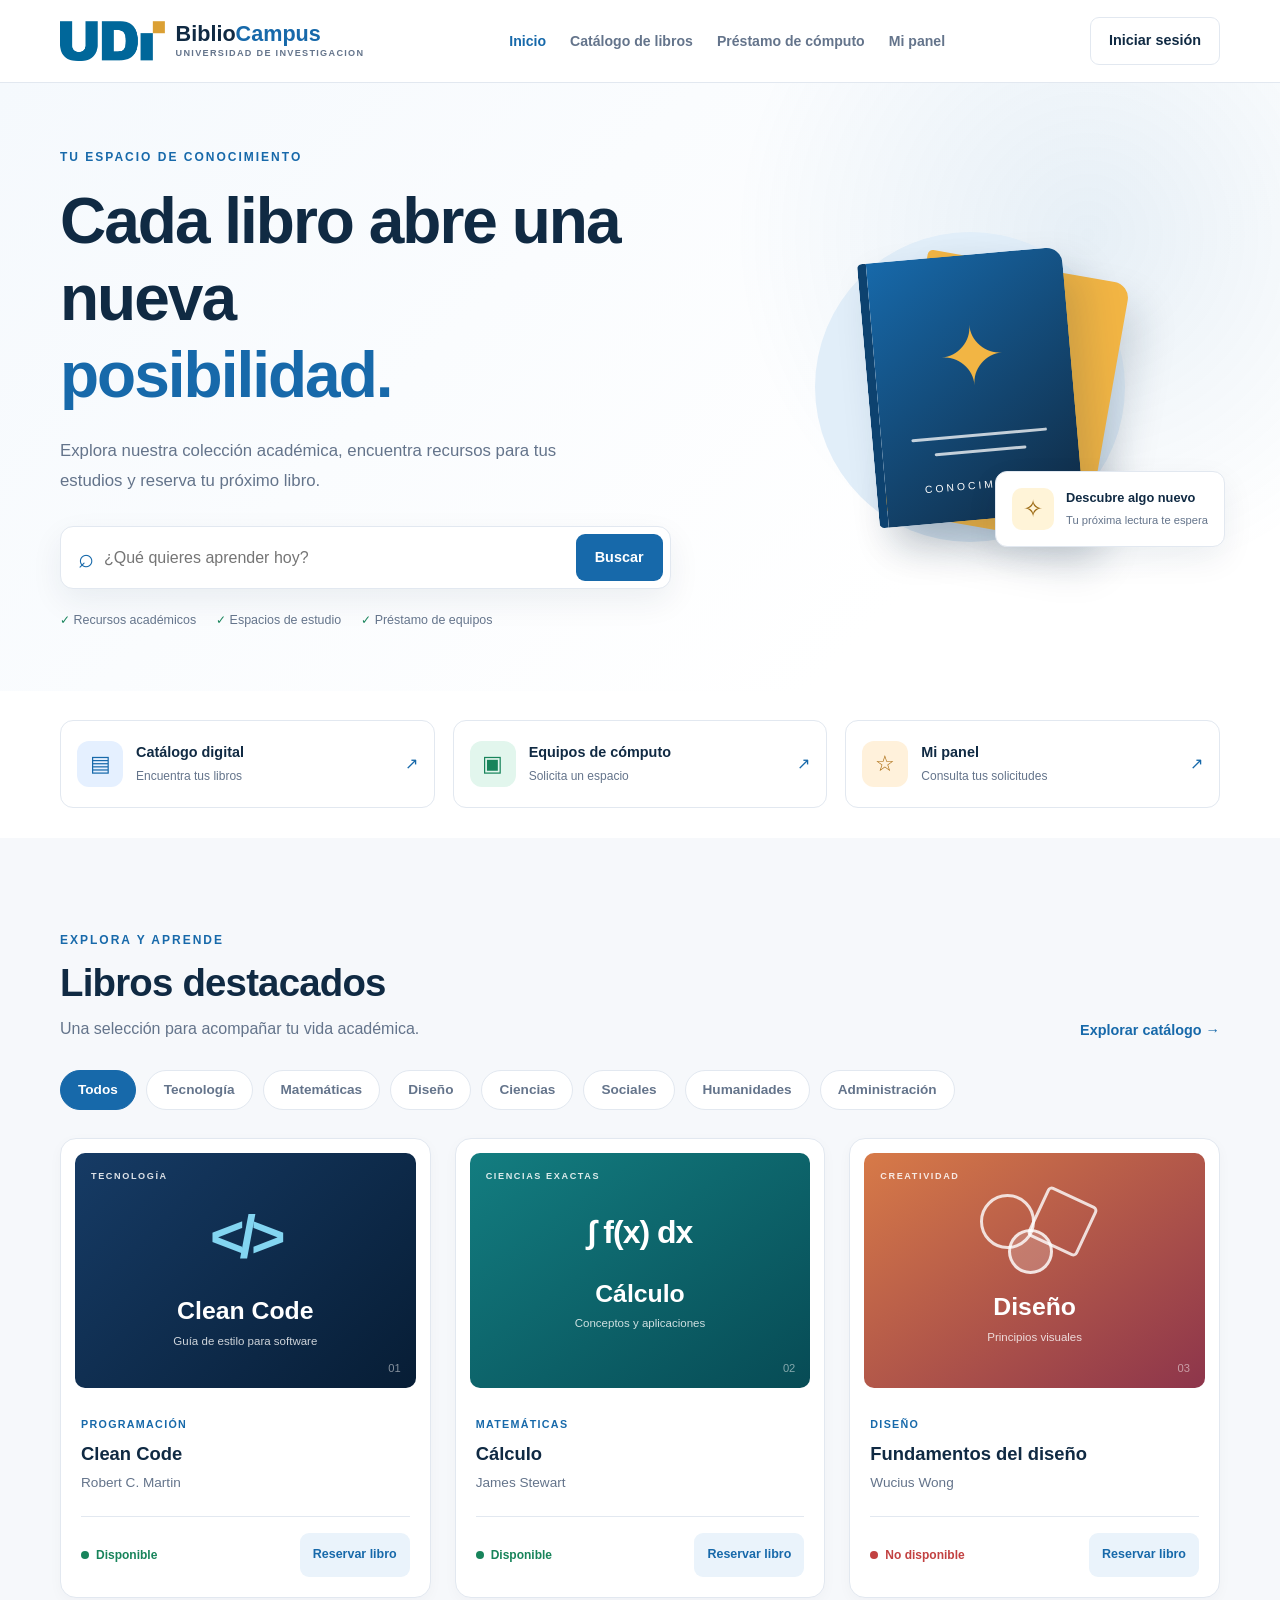
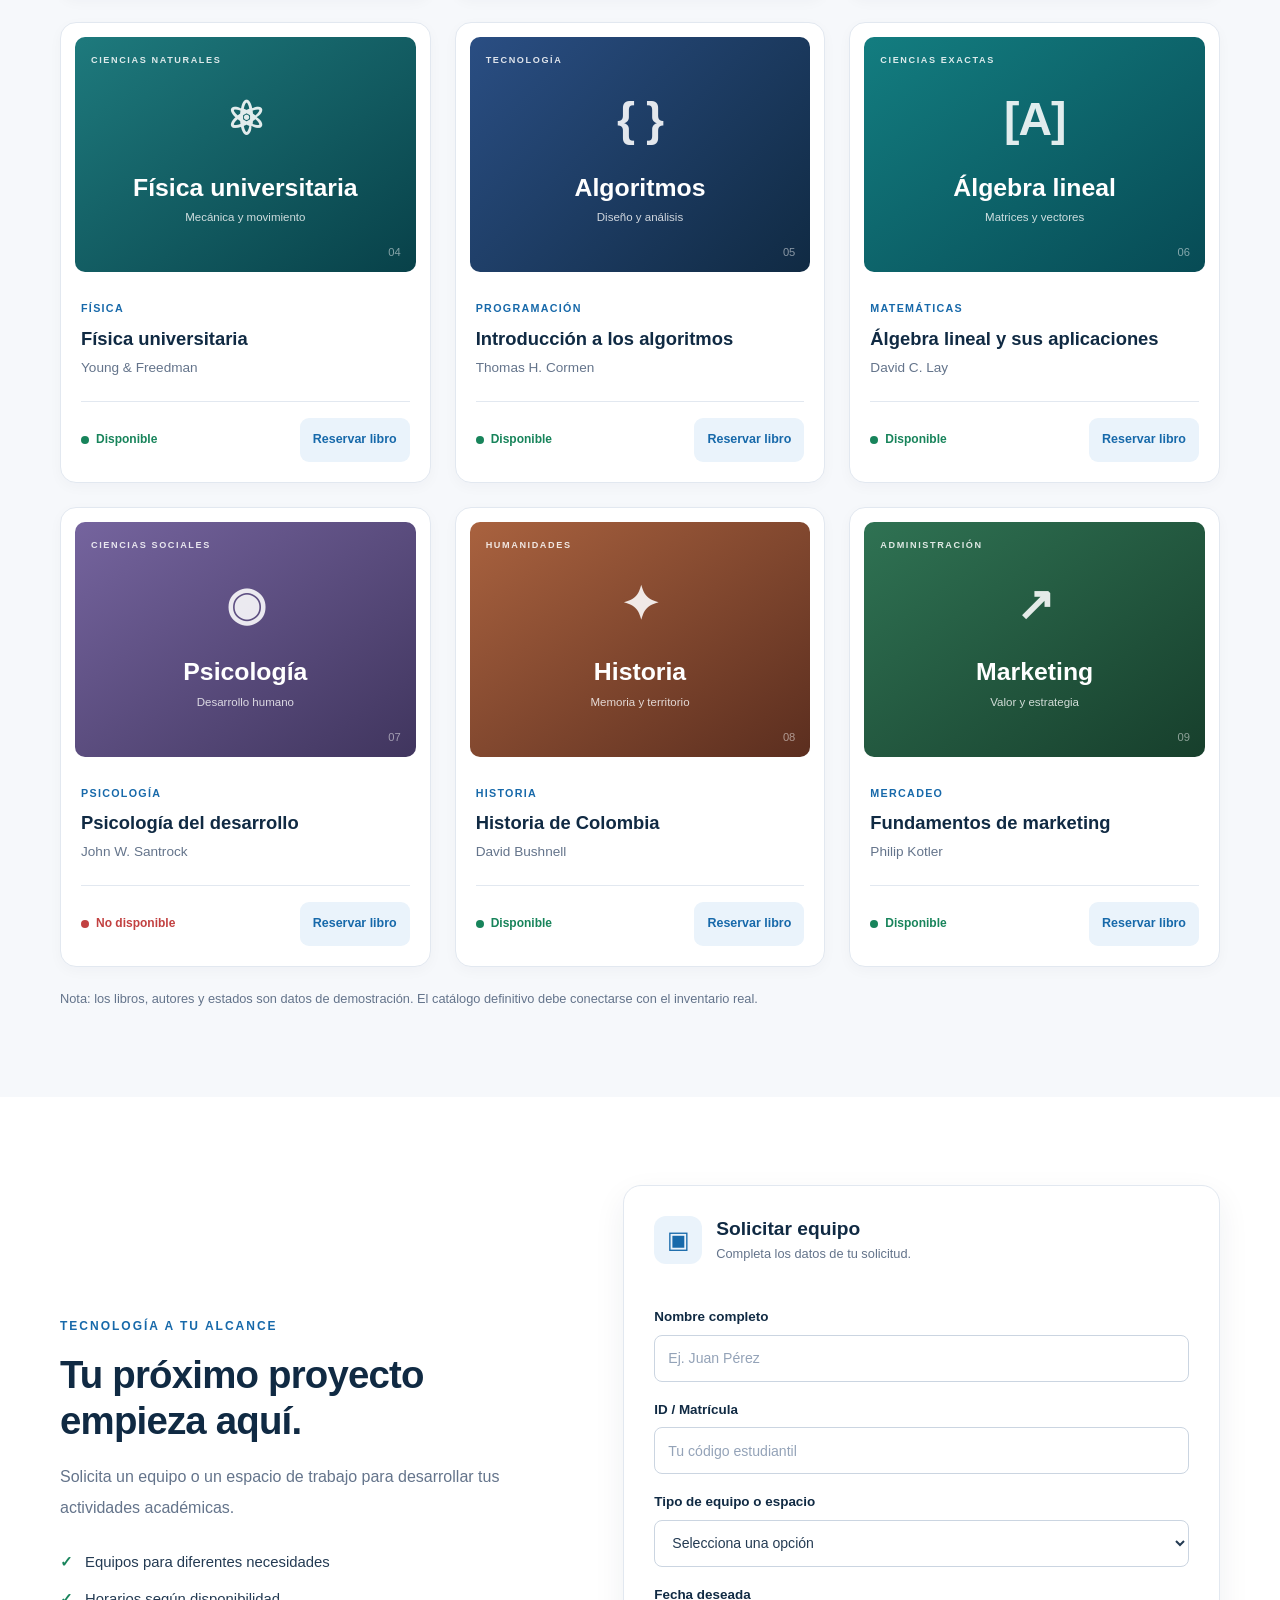
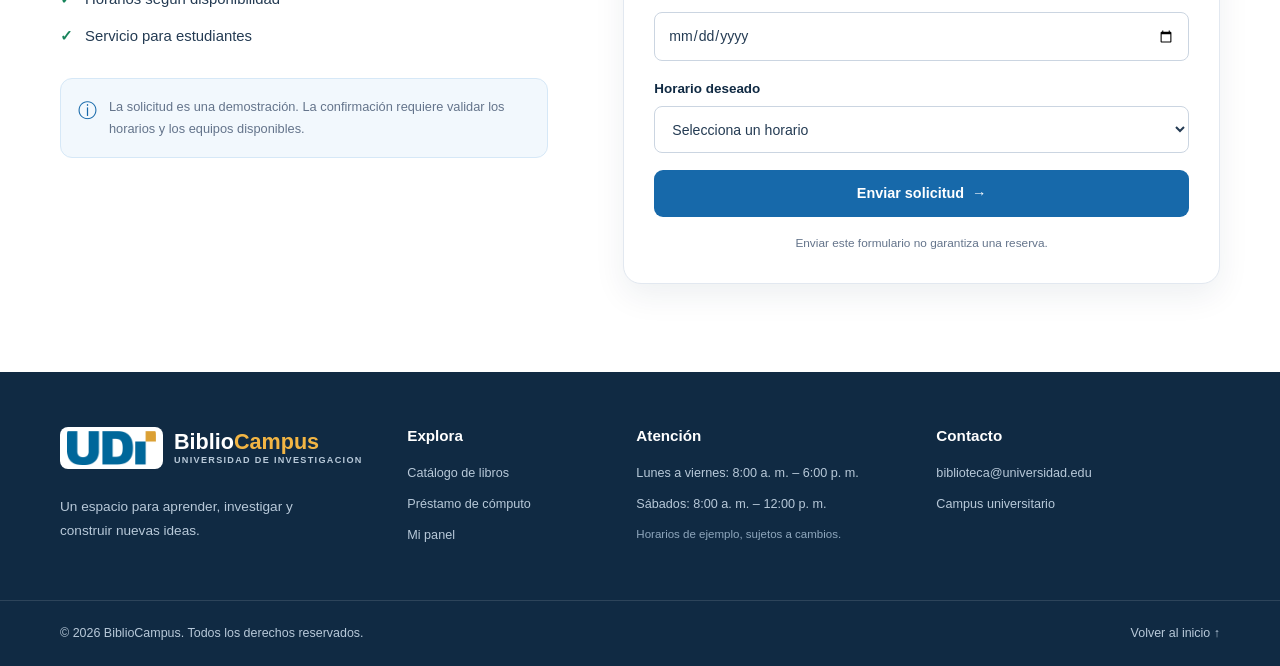
<file: index.html>
<!DOCTYPE html>
<html lang="es">
<head>
    <!-- Configuración básica del documento -->
    <meta charset="UTF-8">
    <meta name="viewport" content="width=device-width, initial-scale=1.0">

    <meta name="description"
          content="Biblioteca universitaria: consulta libros y solicita equipos de cómputo.">

    <title>BiblioCampus UDI | Biblioteca Universitaria</title>

    <!-- Conexión con la hoja de estilos externa -->
    <link rel="stylesheet" href="styles.css">
</head>

<body>

    <!-- ENCABEZADO: logo y navegación principal -->
    <header class="header" id="inicio">
        <div class="contenedor navbar">

            <a class="logo" href="#inicio" aria-label="BiblioCampus UDI, ir al inicio">
                <img src="images/logo_udi.png"
                     alt="Universidad de Investigacion"
                     class="logo-udi">
                <span class="logo-texto">
                    <span>Biblio<span class="logo-acento">Campus</span></span>
                    <small>Universidad de Investigacion</small>
                </span>
            </a>

            <nav class="navegacion" aria-label="Navegación principal">
        
                <a href="#inicio" class="nav-link activo">Inicio</a>
                <a href="#catalogo" class="nav-link">Catálogo de libros</a>
                <a href="#computo" class="nav-link">Préstamo de cómputo</a>
                <a href="panel.html" class="nav-link" data-abrir-login>Mi panel</a>
            </nav>

            <div class="navbar-acciones">
                <a href="panel.html" class="usuario-nav" id="usuarioNav" hidden>
                    <span class="usuario-avatar" id="usuarioAvatar">E</span>
                    <span class="usuario-datos">
                        <strong id="usuarioNavNombre">Estudiante</strong>
                        <small id="usuarioNavCorreo">estudiante@universidad.edu</small>
                    </span>
                </a>

                <button type="button"
                        class="boton boton-secundario boton-login"
                        id="abrirLogin"
                        data-abrir-login>
                    Iniciar sesión
                </button>

                <button type="button"
                        class="boton boton-secundario boton-salir-nav"
                        id="cerrarSesionNav"
                        hidden>
                    Cerrar sesión
                </button>
            </div>

        </div>
    </header>


    <main>

        <!-- HERO: bienvenida y buscador del catálogo -->
        <section class="hero" aria-labelledby="titulo-principal">
            <div class="contenedor hero-contenido">

                <div class="hero-texto">
                    <span class="etiqueta">TU ESPACIO DE CONOCIMIENTO</span>

                    <h1 id="titulo-principal">
                        Cada libro abre una nueva
                        <span>posibilidad.</span>
                    </h1>

                    <p>
                        Explora nuestra colección académica, encuentra
                        recursos para tus estudios y reserva tu próximo libro.
                    </p>

                    <!-- El buscador consulta títulos, autores y áreas -->
                    <form class="buscador" action="#catalogo" method="get">
                        <label class="solo-lectores" for="buscar">
                            Buscar libros por título, autor o área
                        </label>

                        <span aria-hidden="true">⌕</span>

                        <input
                            type="search"
                            id="buscar"
                            name="q"
                            placeholder="¿Qué quieres aprender hoy?"
                        >

                        <button class="boton boton-primario" type="submit">
                            Buscar
                        </button>
                    </form>

                    <div class="hero-detalles">
                        <span>✓ Recursos académicos</span>
                        <span>✓ Espacios de estudio</span>
                        <span>✓ Préstamo de equipos</span>
                    </div>
                </div>

                <!-- Ilustración creada con HTML y CSS, sin imágenes externas -->
                <div class="hero-visual" aria-hidden="true">
                    <div class="circulo-decorativo"></div>
                    <div class="libro-ilustrado libro-atras"></div>

                    <div class="libro-ilustrado libro-principal">
                        <div class="libro-simbolo">✦</div>
                        <div class="libro-linea"></div>
                        <div class="libro-linea corta"></div>
                        <div class="libro-etiqueta">CONOCIMIENTO</div>
                    </div>

                    <div class="nota-flotante">
                        <span class="nota-icono">✧</span>
                        <div>
                            <strong>Descubre algo nuevo</strong>
                            <small>Tu próxima lectura te espera</small>
                        </div>
                    </div>
                </div>

            </div>
        </section>


        <!-- ACCESOS RÁPIDOS A LOS SERVICIOS -->
        <section class="contenedor accesos" aria-label="Servicios de la biblioteca">

            <a href="#catalogo" class="acceso">
                <span class="acceso-icono azul">▤</span>
                <span>
                    <strong>Catálogo digital</strong>
                    <small>Encuentra tus libros</small>
                </span>
                <span class="flecha" aria-hidden="true">↗</span>
            </a>

            <a href="#computo" class="acceso">
                <span class="acceso-icono verde">▣</span>
                <span>
                    <strong>Equipos de cómputo</strong>
                    <small>Solicita un espacio</small>
                </span>
                <span class="flecha" aria-hidden="true">↗</span>
            </a>

            <a href="panel.html" class="acceso" data-abrir-login>
                <span class="acceso-icono naranja">☆</span>
                <span>
                    <strong>Mi panel</strong>
                    <small>Consulta tus solicitudes</small>
                </span>
                <span class="flecha" aria-hidden="true">↗</span>
            </a>

        </section>


        <!-- CATÁLOGO: tarjetas de libros organizadas en una cuadrícula -->
        <section class="seccion catalogo" id="catalogo">
            <div class="contenedor">

                <div class="encabezado-seccion">
                    <div>
                        <span class="etiqueta">EXPLORA Y APRENDE</span>
                        <h2>Libros destacados</h2>
                        <p>Una selección para acompañar tu vida académica.</p>
                    </div>

                    <a href="#catalogo" class="enlace-mas">
                        Explorar catálogo <span aria-hidden="true">→</span>
                    </a>
                </div>

                <!-- Categorías que funcionan como filtros visuales -->
                <div class="categorias" aria-label="Filtrar por categoría">
                    <a href="#catalogo" class="categoria seleccionada">Todos</a>
                    <a href="#libro-programacion" class="categoria">Tecnología</a>
                    <a href="#libro-calculo" class="categoria">Matemáticas</a>
                    <a href="#libro-diseno" class="categoria">Diseño</a>
                    <a href="#libro-fisica" class="categoria">Ciencias</a>
                    <a href="#libro-psicologia" class="categoria">Sociales</a>
                    <a href="#libro-historia" class="categoria">Humanidades</a>
                    <a href="#libro-marketing" class="categoria">Administración</a>
                </div>

                <div class="libros-grid">

                    <!-- Libro 1: programación -->
                    <article class="libro-card" id="libro-programacion">
                        <div class="portada portada-programacion">
                            <span class="portada-etiqueta">TECNOLOGÍA</span>
                            <div class="portada-grafico" aria-hidden="true">&lt;/&gt;</div>
                            <h3>Clean Code</h3>
                            <p>Guía de estilo para software</p>
                            <span class="portada-numero">01</span>
                        </div>

                        <div class="libro-info">
                            <span class="libro-area">PROGRAMACIÓN</span>
                            <h3>Clean Code</h3>
                            <p class="autor">Robert C. Martin</p>

                            <div class="libro-pie">
                                <span class="estado disponible">
                                    <span></span> Disponible
                                </span>
                                <button type="button"
                                        class="boton boton-reservar"
                                        data-abrir-login>
                                    Reservar libro
                                </button>
                            </div>
                        </div>
                    </article>

                    <!-- Libro 2: matemáticas -->
                    <article class="libro-card" id="libro-calculo">
                        <div class="portada portada-matematicas">
                            <span class="portada-etiqueta">CIENCIAS EXACTAS</span>
                            <div class="formula" aria-hidden="true">∫ f(x) dx</div>
                            <h3>Cálculo</h3>
                            <p>Conceptos y aplicaciones</p>
                            <span class="portada-numero">02</span>
                        </div>

                        <div class="libro-info">
                            <span class="libro-area">MATEMÁTICAS</span>
                            <h3>Cálculo</h3>
                            <p class="autor">James Stewart</p>

                            <div class="libro-pie">
                                <span class="estado disponible">
                                    <span></span> Disponible
                                </span>
                                <button type="button"
                                        class="boton boton-reservar"
                                        data-abrir-login>
                                    Reservar libro
                                </button>
                            </div>
                        </div>
                    </article>

                    <!-- Libro 3: diseño -->
                    <article class="libro-card" id="libro-diseno">
                        <div class="portada portada-diseno">
                            <span class="portada-etiqueta">CREATIVIDAD</span>
                            <div class="formas-diseno" aria-hidden="true">
                                <span></span><span></span><span></span>
                            </div>
                            <h3>Diseño</h3>
                            <p>Principios visuales</p>
                            <span class="portada-numero">03</span>
                        </div>

                        <div class="libro-info">
                            <span class="libro-area">DISEÑO</span>
                            <h3>Fundamentos del diseño</h3>
                            <p class="autor">Wucius Wong</p>

                            <div class="libro-pie">
                                <span class="estado agotado">
                                    <span></span> No disponible
                                </span>
                                <button type="button"
                                        class="boton boton-reservar"
                                        data-abrir-login>
                                    Reservar libro
                                </button>
                            </div>
                        </div>
                    </article>

                    <!-- Libro 4: ciencias -->
                    <article class="libro-card" id="libro-fisica">
                        <div class="portada portada-ciencias">
                            <span class="portada-etiqueta">CIENCIAS NATURALES</span>
                            <div class="portada-simbolo" aria-hidden="true">⚛</div>
                            <h3>Física universitaria</h3>
                            <p>Mecánica y movimiento</p>
                            <span class="portada-numero">04</span>
                        </div>

                        <div class="libro-info">
                            <span class="libro-area">FÍSICA</span>
                            <h3>Física universitaria</h3>
                            <p class="autor">Young &amp; Freedman</p>

                            <div class="libro-pie">
                                <span class="estado disponible">
                                    <span></span> Disponible
                                </span>
                                <button type="button"
                                        class="boton boton-reservar"
                                        data-abrir-login>
                                    Reservar libro
                                </button>
                            </div>
                        </div>
                    </article>

                    <!-- Libro 5: algoritmos -->
                    <article class="libro-card" id="libro-algoritmos">
                        <div class="portada portada-algoritmos">
                            <span class="portada-etiqueta">TECNOLOGÍA</span>
                            <div class="portada-simbolo" aria-hidden="true">{ }</div>
                            <h3>Algoritmos</h3>
                            <p>Diseño y análisis</p>
                            <span class="portada-numero">05</span>
                        </div>

                        <div class="libro-info">
                            <span class="libro-area">PROGRAMACIÓN</span>
                            <h3>Introducción a los algoritmos</h3>
                            <p class="autor">Thomas H. Cormen</p>

                            <div class="libro-pie">
                                <span class="estado disponible">
                                    <span></span> Disponible
                                </span>
                                <button type="button"
                                        class="boton boton-reservar"
                                        data-abrir-login>
                                    Reservar libro
                                </button>
                            </div>
                        </div>
                    </article>

                    <!-- Libro 6: álgebra lineal -->
                    <article class="libro-card" id="libro-algebra">
                        <div class="portada portada-matematicas">
                            <span class="portada-etiqueta">CIENCIAS EXACTAS</span>
                            <div class="portada-simbolo" aria-hidden="true">[A]</div>
                            <h3>Álgebra lineal</h3>
                            <p>Matrices y vectores</p>
                            <span class="portada-numero">06</span>
                        </div>

                        <div class="libro-info">
                            <span class="libro-area">MATEMÁTICAS</span>
                            <h3>Álgebra lineal y sus aplicaciones</h3>
                            <p class="autor">David C. Lay</p>

                            <div class="libro-pie">
                                <span class="estado disponible">
                                    <span></span> Disponible
                                </span>
                                <button type="button"
                                        class="boton boton-reservar"
                                        data-abrir-login>
                                    Reservar libro
                                </button>
                            </div>
                        </div>
                    </article>

                    <!-- Libro 7: psicología -->
                    <article class="libro-card" id="libro-psicologia">
                        <div class="portada portada-sociales">
                            <span class="portada-etiqueta">CIENCIAS SOCIALES</span>
                            <div class="portada-simbolo" aria-hidden="true">◉</div>
                            <h3>Psicología</h3>
                            <p>Desarrollo humano</p>
                            <span class="portada-numero">07</span>
                        </div>

                        <div class="libro-info">
                            <span class="libro-area">PSICOLOGÍA</span>
                            <h3>Psicología del desarrollo</h3>
                            <p class="autor">John W. Santrock</p>

                            <div class="libro-pie">
                                <span class="estado agotado">
                                    <span></span> No disponible
                                </span>
                                <button type="button"
                                        class="boton boton-reservar"
                                        data-abrir-login>
                                    Reservar libro
                                </button>
                            </div>
                        </div>
                    </article>

                    <!-- Libro 8: historia -->
                    <article class="libro-card" id="libro-historia">
                        <div class="portada portada-humanidades">
                            <span class="portada-etiqueta">HUMANIDADES</span>
                            <div class="portada-simbolo" aria-hidden="true">✦</div>
                            <h3>Historia</h3>
                            <p>Memoria y territorio</p>
                            <span class="portada-numero">08</span>
                        </div>

                        <div class="libro-info">
                            <span class="libro-area">HISTORIA</span>
                            <h3>Historia de Colombia</h3>
                            <p class="autor">David Bushnell</p>

                            <div class="libro-pie">
                                <span class="estado disponible">
                                    <span></span> Disponible
                                </span>
                                <button type="button"
                                        class="boton boton-reservar"
                                        data-abrir-login>
                                    Reservar libro
                                </button>
                            </div>
                        </div>
                    </article>

                    <!-- Libro 9: marketing -->
                    <article class="libro-card" id="libro-marketing">
                        <div class="portada portada-administracion">
                            <span class="portada-etiqueta">ADMINISTRACIÓN</span>
                            <div class="portada-simbolo" aria-hidden="true">↗</div>
                            <h3>Marketing</h3>
                            <p>Valor y estrategia</p>
                            <span class="portada-numero">09</span>
                        </div>

                        <div class="libro-info">
                            <span class="libro-area">MERCADEO</span>
                            <h3>Fundamentos de marketing</h3>
                            <p class="autor">Philip Kotler</p>

                            <div class="libro-pie">
                                <span class="estado disponible">
                                    <span></span> Disponible
                                </span>
                                <button type="button"
                                        class="boton boton-reservar"
                                        data-abrir-login>
                                    Reservar libro
                                </button>
                            </div>
                        </div>
                    </article>

                </div>

                <p class="nota-prototipo">
                    Nota: los libros, autores y estados son datos de demostración.
                    El catálogo definitivo debe conectarse con el inventario real.
                </p>

            </div>
        </section>


        <!-- SERVICIO DE PRÉSTAMO DE EQUIPOS DE CÓMPUTO -->
        <section class="seccion computo" id="computo">
            <div class="contenedor computo-grid">

                <div class="computo-texto">
                    <span class="etiqueta">TECNOLOGÍA A TU ALCANCE</span>

                    <h2>Tu próximo proyecto empieza aquí.</h2>

                    <p>
                        Solicita un equipo o un espacio de trabajo para
                        desarrollar tus actividades académicas.
                    </p>

                    <ul class="beneficios">
                        <li><span>✓</span> Equipos para diferentes necesidades</li>
                        <li><span>✓</span> Horarios según disponibilidad</li>
                        <li><span>✓</span> Servicio para estudiantes</li>
                    </ul>

                    <div class="computo-aviso">
                        <span aria-hidden="true">ⓘ</span>
                        <p>
                            La solicitud es una demostración.
                            La confirmación requiere validar los horarios
                            y los equipos disponibles.
                        </p>
                    </div>
                </div>

                <!-- Formulario con etiquetas accesibles y campos requeridos -->
                <form class="formulario tarjeta-formulario"
                      action="#confirmacion-equipo"
                      method="get">

                    <div class="formulario-titulo">
                        <span class="formulario-icono" aria-hidden="true">▣</span>
                        <div>
                            <h3>Solicitar equipo</h3>
                            <p>Completa los datos de tu solicitud.</p>
                        </div>
                    </div>

                    <div class="campo">
                        <label for="nombre">Nombre completo</label>
                        <input
                            type="text"
                            id="nombre"
                            name="nombre"
                            placeholder="Ej. Juan Pérez"
                            autocomplete="name"
                            required
                        >
                    </div>

                    <div class="campo">
                        <label for="matricula">ID / Matrícula</label>
                        <input
                            type="text"
                            id="matricula"
                            name="matricula"
                            placeholder="Tu código estudiantil"
                            required
                        >
                    </div>

                    <div class="campo">
                        <label for="tipo-equipo">Tipo de equipo o espacio</label>
                        <select id="tipo-equipo" name="equipo" required>
                            <option value="">Selecciona una opción</option>
                            <option value="sala-general">Sala general</option>
                            <option value="edicion">Sala de edición</option>
                            <option value="laptop">Préstamo de laptop</option>
                        </select>
                    </div>

                    <div class="campo">
                        <label for="fecha">Fecha deseada</label>
                        <input type="date" id="fecha" name="fecha" required>
                    </div>

                    <div class="campo">
                        <label for="horario">Horario deseado</label>
                        <select id="horario" name="horario" required>
                            <option value="">Selecciona un horario</option>
                            <option value="08-10">08:00 a. m. – 10:00 a. m.</option>
                            <option value="10-12">10:00 a. m. – 12:00 p. m.</option>
                            <option value="14-16">02:00 p. m. – 04:00 p. m.</option>
                            <option value="16-18">04:00 p. m. – 06:00 p. m.</option>
                        </select>
                    </div>

                    <button type="submit" class="boton boton-primario boton-ancho">
                        Enviar solicitud <span aria-hidden="true">→</span>
                    </button>

                    <p class="texto-legal">
                        Enviar este formulario no garantiza una reserva.
                    </p>
                </form>

            </div>
        </section>


    </main>




    <!-- PIE DE PÁGINA: información institucional y contacto -->
    <footer class="footer">
        <div class="contenedor footer-grid">

            <div class="footer-marca">
                <a class="logo logo-footer" href="#inicio">
                    <img src="images/logo_udi.png"
                         alt="Universidad de Investigacion"
                         class="logo-udi">
                    <span class="logo-texto">
                        <span>Biblio<span class="logo-acento">Campus</span></span>
                        <small>Universidad de Investigacion</small>
                    </span>
                </a>

                <p>
                    Un espacio para aprender, investigar
                    y construir nuevas ideas.
                </p>
            </div>

            <div class="footer-columna">
                <h3>Explora</h3>
                <a href="#catalogo">Catálogo de libros</a>
                <a href="#computo">Préstamo de cómputo</a>
                <a href="panel.html" data-abrir-login>Mi panel</a>
            </div>

            <div class="footer-columna">
                <h3>Atención</h3>
                <p>Lunes a viernes: 8:00 a. m. – 6:00 p. m.</p>
                <p>Sábados: 8:00 a. m. – 12:00 p. m.</p>
                <p class="footer-nota">
                    Horarios de ejemplo, sujetos a cambios.
                </p>
            </div>

            <div class="footer-columna">
                <h3>Contacto</h3>
                <a href="mailto:biblioteca@universidad.edu">
                    biblioteca@universidad.edu
                </a>
                <p>Campus universitario</p>
            </div>

        </div>

        <div class="footer-inferior">
            <div class="contenedor footer-inferior-contenido">
                <p>© 2026 BiblioCampus. Todos los derechos reservados.</p>
                <a href="#inicio">Volver al inicio ↑</a>
            </div>
        </div>
    </footer>


    <!-- MODAL DE INICIO DE SESIÓN -->
    <div class="modal-login" id="modalLogin" hidden>
        <div class="modal-login-fondo" data-cerrar-login></div>

        <div class="modal-login-contenido"
             role="dialog"
             aria-modal="true"
             aria-labelledby="tituloLoginModal">

            <button type="button"
                    class="modal-cerrar"
                    id="cerrarLogin"
                    aria-label="Cerrar inicio de sesión">
                ×
            </button>

            <div class="modal-login-encabezado">
                <img src="images/logo_udi.png"
                     alt="Universidad de Investigacion"
                     class="modal-logo">

                <span class="etiqueta">ÁREA PERSONAL</span>
                <h2 id="tituloLoginModal">Bienvenido de nuevo.</h2>
                <p>
                    Inicia sesión con tu correo institucional
                    para acceder a tu panel personal.
                </p>
            </div>

            <form class="formulario login-formulario" id="formularioLogin">
                <div class="campo">
                    <label for="correo">Correo institucional</label>
                    <input
                        type="email"
                        id="correo"
                        name="correo"
                        placeholder="estudiante@universidad.edu"
                        autocomplete="username"
                        required
                    >
                </div>

                <div class="campo">
                    <label for="contrasena">Contraseña</label>
                    <input
                        type="password"
                        id="contrasena"
                        name="contrasena"
                        placeholder="Ingresa tu contraseña"
                        autocomplete="current-password"
                        required
                    >
                </div>

                <p id="mensajeLogin"
                   class="mensaje-login"
                   role="alert"
                   aria-live="polite"
                   hidden></p>

                <button type="submit" class="boton boton-primario boton-ancho">
                    Iniciar sesión
                </button>

                <p class="texto-legal">
                    Prototipo académico: las credenciales son de demostración.
                    No ingreses tu contraseña real.
                </p>
            </form>

            <div class="credencial-demo">
                <strong>Cuenta de prueba del prototipo</strong>
                <span>estudiante@universidad.edu</span>
            </div>
        </div>
    </div>

<script src="script.js"></script>
</body>
</html>
</file>
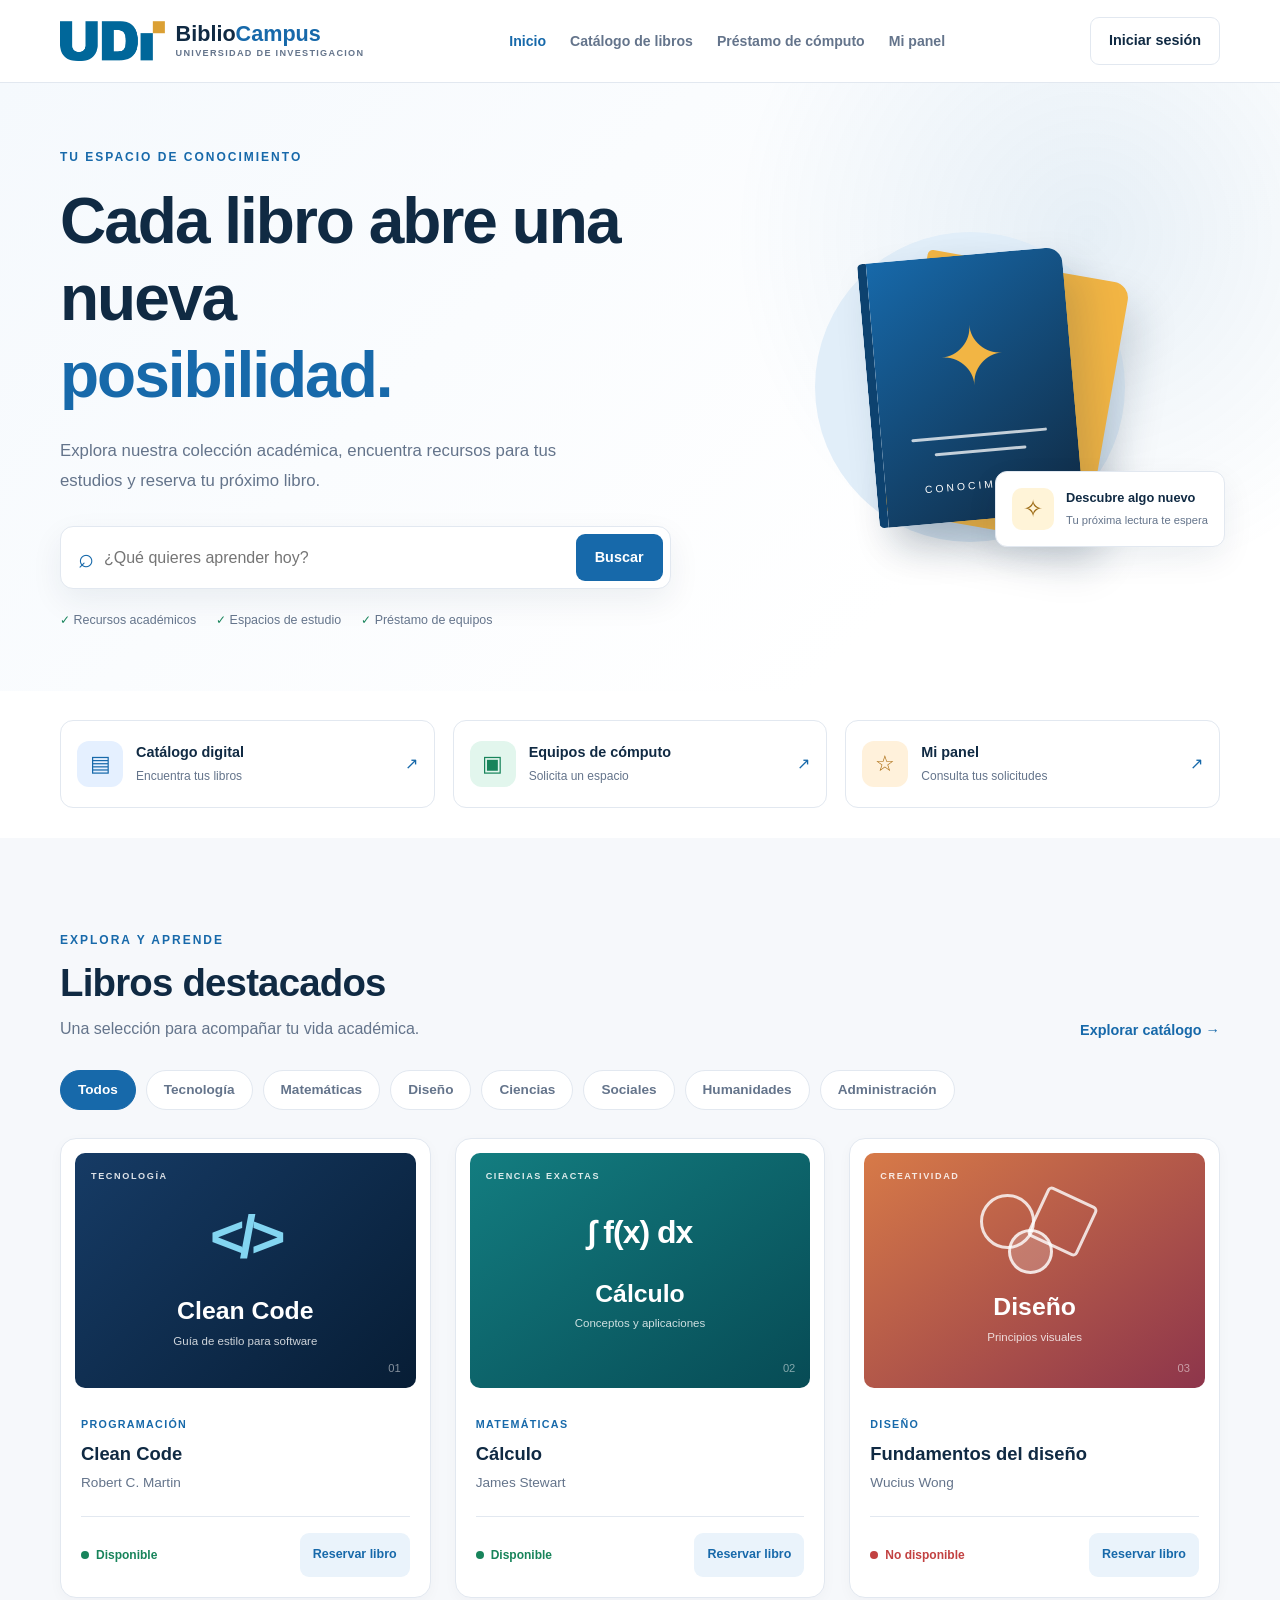
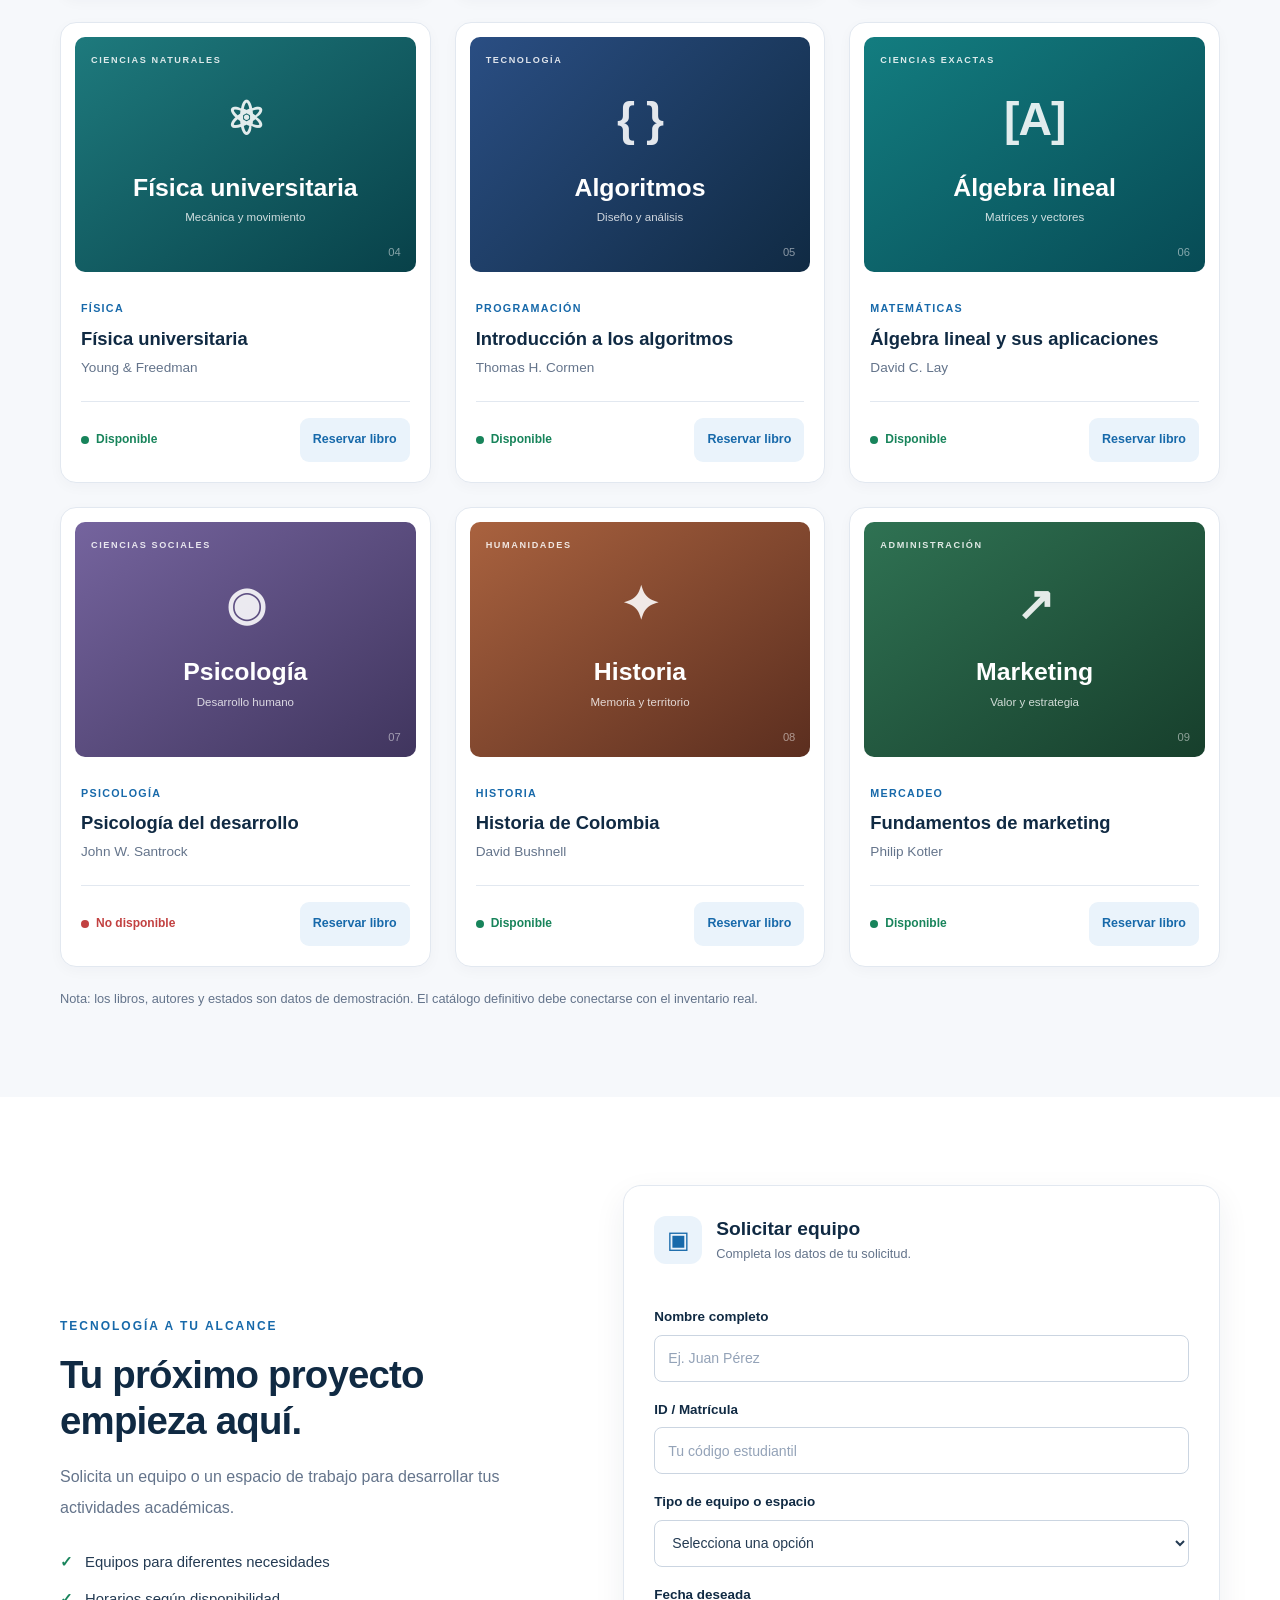
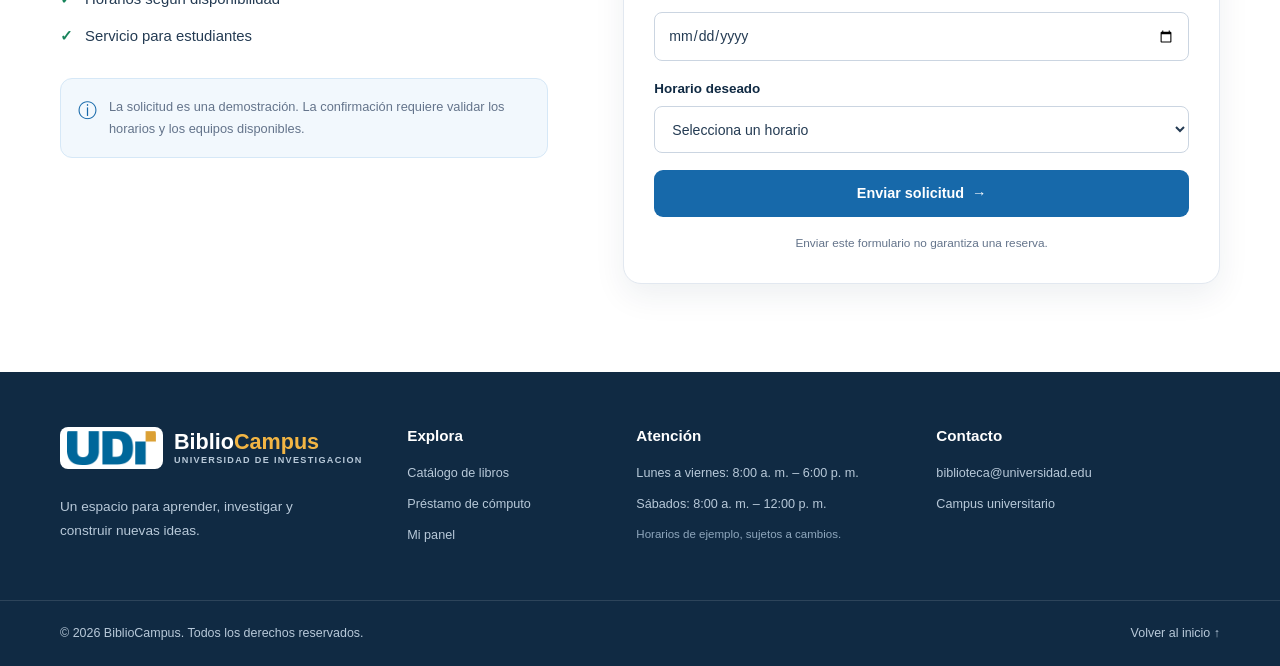
<file: panel-admin.html>
﻿<!DOCTYPE html>
<html lang="es">
<head>
    <meta charset="UTF-8">
    <meta name="viewport" content="width=device-width, initial-scale=1.0">
    <meta name="description" content="Panel de Administración - Biblioteca Universitaria UDI.">
    <title>Panel Administrador | BiblioCampus UDI</title>
    <link rel="stylesheet" href="styles.css">
</head>
<body class="panel-admin-body">
    <header class="header">
        <div class="contenedor navbar">
            <a class="logo" href="index.html" aria-label="BiblioCampus UDI, ir al inicio">
                <img src="images/logo_udi.png" alt="Universidad de Ibagué" class="logo-udi">
                <span class="logo-texto">
                    <span>Biblio<span class="logo-acento">Campus</span></span>
                    <small>Universidad de Ibagué</small>
                </span>
            </a>
            <nav class="navegacion" aria-label="Navegación principal">
                <a href="index.html" class="nav-link">Inicio</a>
                <span class="nav-link activo" aria-current="page">Panel Administrador</span>
            </nav>
            <div class="navbar-acciones">
                <span class="usuario-nav usuario-nav-estatico">
                    <span class="usuario-avatar" id="usuarioAvatar">A</span>
                    <span class="usuario-datos">
                        <strong id="usuarioNavNombre">Administrador</strong>
                        <small id="usuarioNavCorreo">admin@universidad.edu</small>
                    </span>
                </span>
                <button type="button" class="boton boton-secundario boton-salir-nav" id="cerrarSesion">Cerrar sesión</button>
            </div>
        </div>
    </header>

    <main class="panel-pagina">
        <section class="seccion panel-operativo" aria-labelledby="tituloPanelAdmin">
            <div class="contenedor">
                <div class="encabezado-panel">
                    <div>
                        <span class="etiqueta">PANEL DE ADMINISTRACIÓN</span>
                        <h2 id="tituloPanelAdmin">Panel del Administrador Total</h2>
                        <p>Gestión general de usuarios, libros, préstamos, reservas, equipos y reportes.</p>
                    </div>
                    <span class="rol-badge">Rol: Administrador</span>
                </div>
                <div class="panel-aviso">
                    <span aria-hidden="true">ⓘ</span>
                    <p>Prototipo con localStorage. No guardar contraseñas reales. Las acciones de desactivación/eliminación están protegidas para la cuenta admin.</p>
                </div>

                <div class="resumen-grid">
                    <article class="tarjeta-resumen"><span class="tarjeta-resumen-icono azul">◎</span><div><strong id="resumenUsuarios">0</strong><span>Total usuarios</span></div></article>
                    <article class="tarjeta-resumen"><span class="tarjeta-resumen-icono azul">▤</span><div><strong id="resumenLibros">0</strong><span>Total libros</span></div></article>
                    <article class="tarjeta-resumen"><span class="tarjeta-resumen-icono verde">✓</span><div><strong id="resumenPrestamos">0</strong><span>Préstamos activos</span></div></article>
                    <article class="tarjeta-resumen"><span class="tarjeta-resumen-icono naranja">☆</span><div><strong id="resumenReservas">0</strong><span>Reservas pendientes</span></div></article>
                </div>

                <section class="bloque-gestion">
                    <div class="bloque-encabezado">
                        <div><h3>Gestión de usuarios</h3><p>Listar, crear, editar, activar/desactivar usuarios.</p></div>
                        <button type="button" class="boton boton-primario" id="btnNuevoUsuario">Registrar usuario</button>
                    </div>
                    <div class="tabla-wrapper">
                        <table class="tabla-datos" id="tablaUsuarios">
                            <thead><tr><th>Correo</th><th>Nombre/Rol visible</th><th>Rol</th><th>Estado</th><th>Acciones</th></tr></thead>
                            <tbody></tbody>
                        </table>
                    </div>
                    <p class="estado-vacio" id="sinUsuarios" hidden>No hay usuarios registrados.</p>
                </section>

                <section class="bloque-gestion">
                    <div class="bloque-encabezado">
                        <div><h3>Gestión general de libros</h3><p>Consultar, añadir, editar y cambiar disponibilidad.</p></div>
                        <button type="button" class="boton boton-secundario" id="btnNuevoLibroAdmin">Añadir libro</button>
                    </div>
                    <div class="tabla-wrapper">
                        <table class="tabla-datos" id="tablaLibrosAdmin">
                            <thead><tr><th>Título</th><th>Autor</th><th>Categoría</th><th>ISBN</th><th>Disponibilidad</th><th>Acciones</th></tr></thead>
                            <tbody></tbody>
                        </table>
                    </div>
                </section>

                <section class="bloque-gestion">
                    <div class="bloque-encabezado">
                        <div><h3>Préstamos y reservas</h3><p>Consultar préstamos y reservas registrados.</p></div>
                    </div>
                    <div class="tabla-wrapper">
                        <table class="tabla-datos" id="tablaPrestamosAdmin">
                            <thead><tr><th>Libro</th><th>Usuario</th><th>Fecha préstamo</th><th>Fecha devolución</th><th>Estado</th></tr></thead>
                            <tbody></tbody>
                        </table>
                    </div>
                    <div class="tabla-wrapper" style="margin-top:16px;">
                        <table class="tabla-datos" id="tablaReservasAdmin">
                            <thead><tr><th>Libro</th><th>Usuario</th><th>Fecha reserva</th><th>Estado</th></tr></thead>
                            <tbody></tbody>
                        </table>
                    </div>
                </section>

                <section class="bloque-gestion">
                    <div class="bloque-encabezado">
                        <div><h3>Solicitudes de equipos</h3><p>Consultar solicitudes de equipos.</p></div>
                    </div>
                    <div class="tabla-wrapper">
                        <table class="tabla-datos" id="tablaEquiposAdmin">
                            <thead><tr><th>Solicitante</th><th>Tipo</th><th>Fecha</th><th>Horario</th><th>Estado</th></tr></thead>
                            <tbody></tbody>
                        </table>
                    </div>
                </section>

                <section class="bloque-gestion">
                    <div class="bloque-encabezado">
                        <div><h3>Reportes y actividad</h3><p>Resumen y registro de acciones realizadas.</p></div>
                    </div>
                    <div class="reportes-grid">
                        <article class="reporte-card">
                            <h4>Resumen</h4>
                            <ul class="lista-reporte">
                                <li><span>Total libros:</span> <strong id="repLibros">0</strong></li>
                                <li><span>Préstamos activos:</span> <strong id="repPrestamos">0</strong></li>
                                <li><span>Reservas pendientes:</span> <strong id="repReservas">0</strong></li>
                                <li><span>Solicitudes equipos pendientes:</span> <strong id="repEquipos">0</strong></li>
                                <li><span>Usuarios totales:</span> <strong id="repUsuarios">0</strong></li>
                            </ul>
                        </article>
                        <article class="reporte-card">
                            <h4>Registro de actividad</h4>
                            <ul class="lista-actividad" id="listaActividad"></ul>
                            <p class="estado-vacio" id="sinActividad" hidden>Sin actividad registrada.</p>
                        </article>
                    </div>
                </section>
            </div>
        </section>
    </main>

    <footer class="footer">
        <div class="contenedor footer-grid">
            <div class="footer-marca">
                <a class="logo logo-footer" href="index.html">
                    <img src="images/logo_udi.png" alt="Universidad de Ibagué" class="logo-udi">
                    <span class="logo-texto"><span>Biblio<span class="logo-acento">Campus</span></span><small>Universidad de Ibagué</small></span>
                </a>
                <p>Un espacio para aprender, investigar y construir nuevas ideas.</p>
            </div>
            <div class="footer-columna"><h3>Explora</h3><a href="index.html#catalogo">Catálogo de libros</a><a href="index.html#computo">Préstamo de cómputo</a></div>
            <div class="footer-columna"><h3>Atención</h3><p>Lunes a viernes: 8:00 a. m. – 6:00 p. m.</p><p>Sábados: 8:00 a. m. – 12:00 p. m.</p></div>
            <div class="footer-columna"><h3>Contacto</h3><a href="mailto:biblioteca@universidad.edu">biblioteca@universidad.edu</a></div>
        </div>
        <div class="footer-inferior"><div class="contenedor footer-inferior-contenido"><p>© 2026 BiblioCampus UDI. Todos los derechos reservados.</p><a href="index.html">Volver al inicio ↑</a></div></div>
    </footer>

    <div class="modal" id="modalUsuario" hidden>
        <div class="modal-fondo" data-cerrar-modal></div>
        <div class="modal-contenido" role="dialog" aria-modal="true">
            <button type="button" class="modal-cerrar" data-cerrar-modal aria-label="Cerrar">×</button>
            <h3>Usuario</h3>
            <form id="formUsuario" class="formulario">
                <input type="hidden" id="usuarioId">
                <div class="campo"><label for="usuarioCorreo">Correo</label><input type="email" id="usuarioCorreo" required></div>
                <div class="campo"><label for="usuarioNombre">Nombre/Rol visible</label><input type="text" id="usuarioNombre" required></div>
                <div class="campo"><label for="usuarioRol">Rol</label><select id="usuarioRol" required><option value="Estudiante">Estudiante</option><option value="Bibliotecario">Bibliotecario</option><option value="Administrador">Administrador</option></select></div>
                <div class="campo"><label for="usuarioActivo">Estado</label><select id="usuarioActivo"><option value="true">Activo</option><option value="false">Desactivado</option></select></div>
                <button type="submit" class="boton boton-primario boton-ancho">Guardar</button>
            </form>
        </div>
    </div>

    <div class="modal" id="modalLibroAdmin" hidden>
        <div class="modal-fondo" data-cerrar-modal></div>
        <div class="modal-contenido" role="dialog" aria-modal="true">
            <button type="button" class="modal-cerrar" data-cerrar-modal aria-label="Cerrar">×</button>
            <h3>Libro</h3>
            <form id="formLibroAdmin" class="formulario">
                <input type="hidden" id="libroIdAdmin">
                <div class="campo"><label for="libroTituloAdmin">Título</label><input type="text" id="libroTituloAdmin" required></div>
                <div class="campo"><label for="libroAutorAdmin">Autor</label><input type="text" id="libroAutorAdmin" required></div>
                <div class="campo"><label for="libroCategoriaAdmin">Categoría</label><input type="text" id="libroCategoriaAdmin" required></div>
                <div class="campo"><label for="libroIsbnAdmin">ISBN</label><input type="text" id="libroIsbnAdmin" required></div>
                <div class="campo"><label for="libroDisponibleAdmin">Disponibilidad</label><select id="libroDisponibleAdmin"><option value="true">Disponible</option><option value="false">No disponible</option></select></div>
                <button type="submit" class="boton boton-primario boton-ancho">Guardar</button>
            </form>
        </div>
    </div>

    <script src="panel-admin.js"></script>
</body>
</html>
</file>
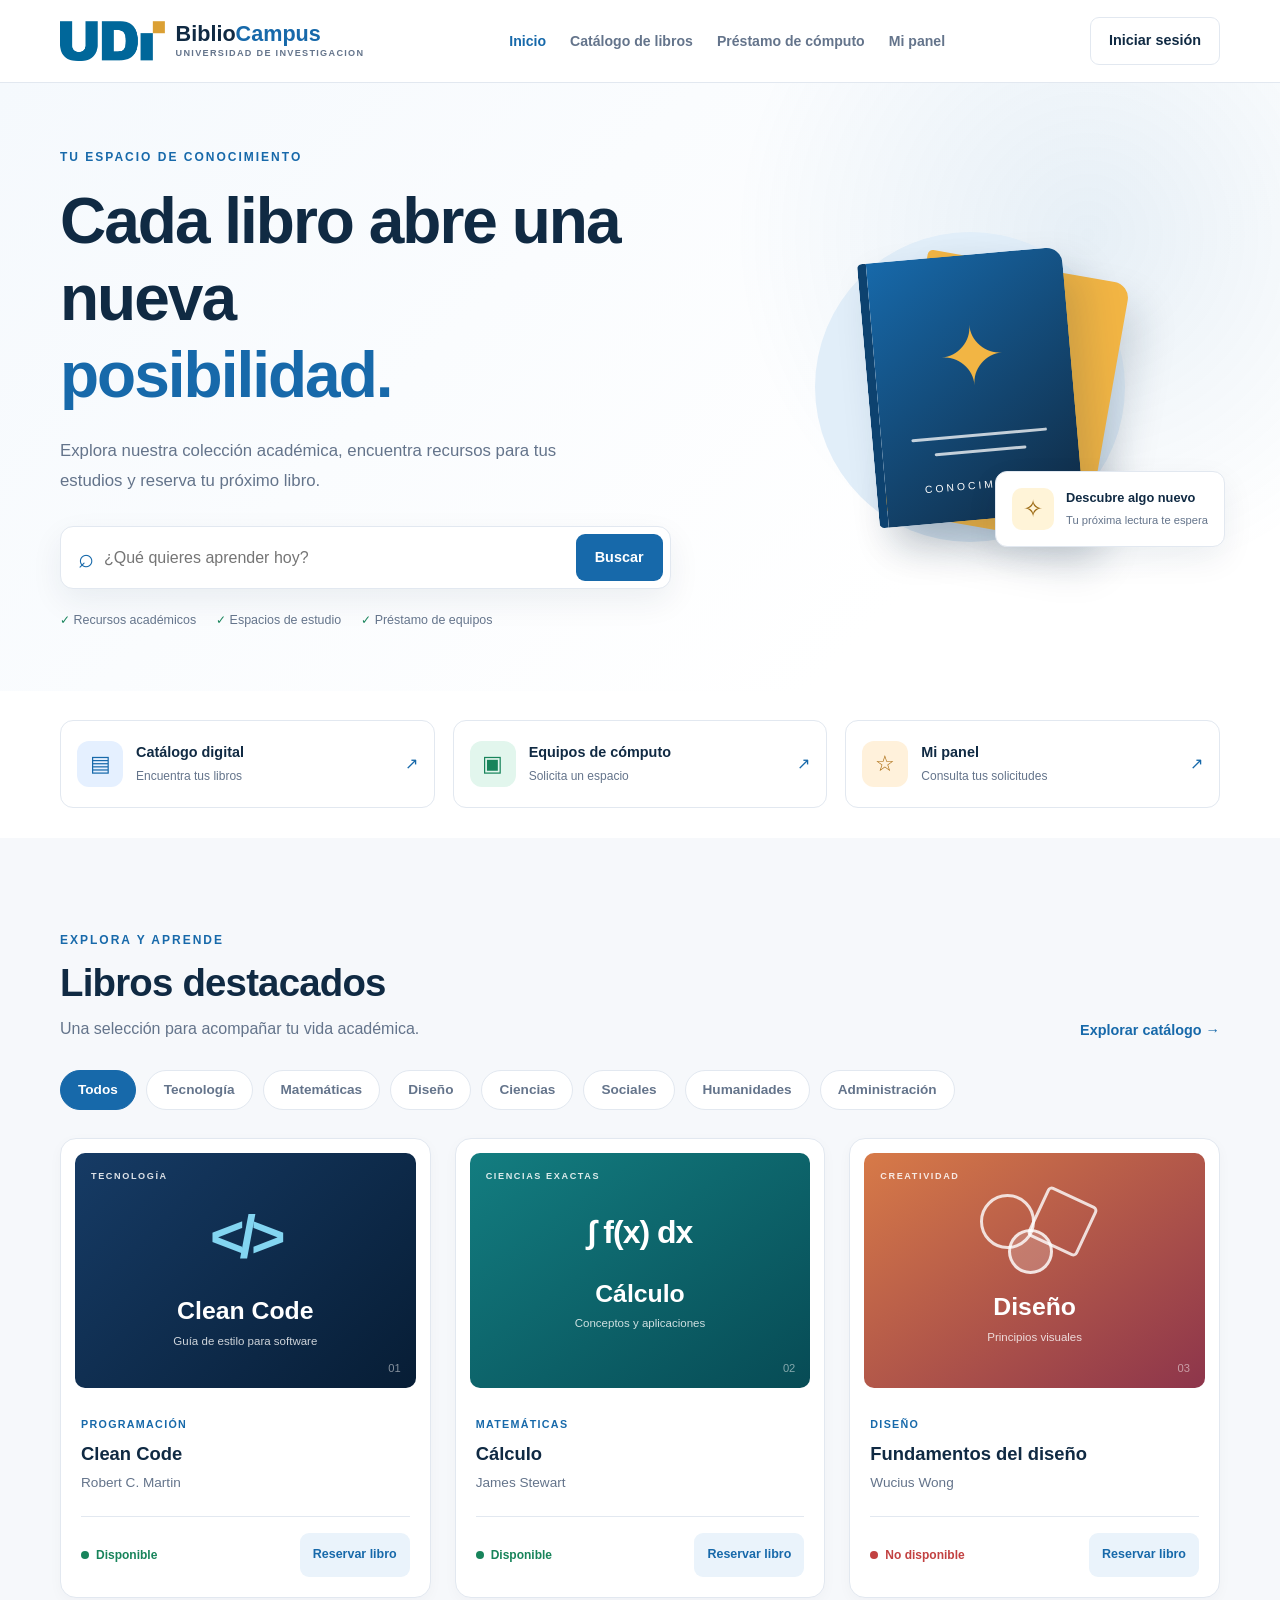
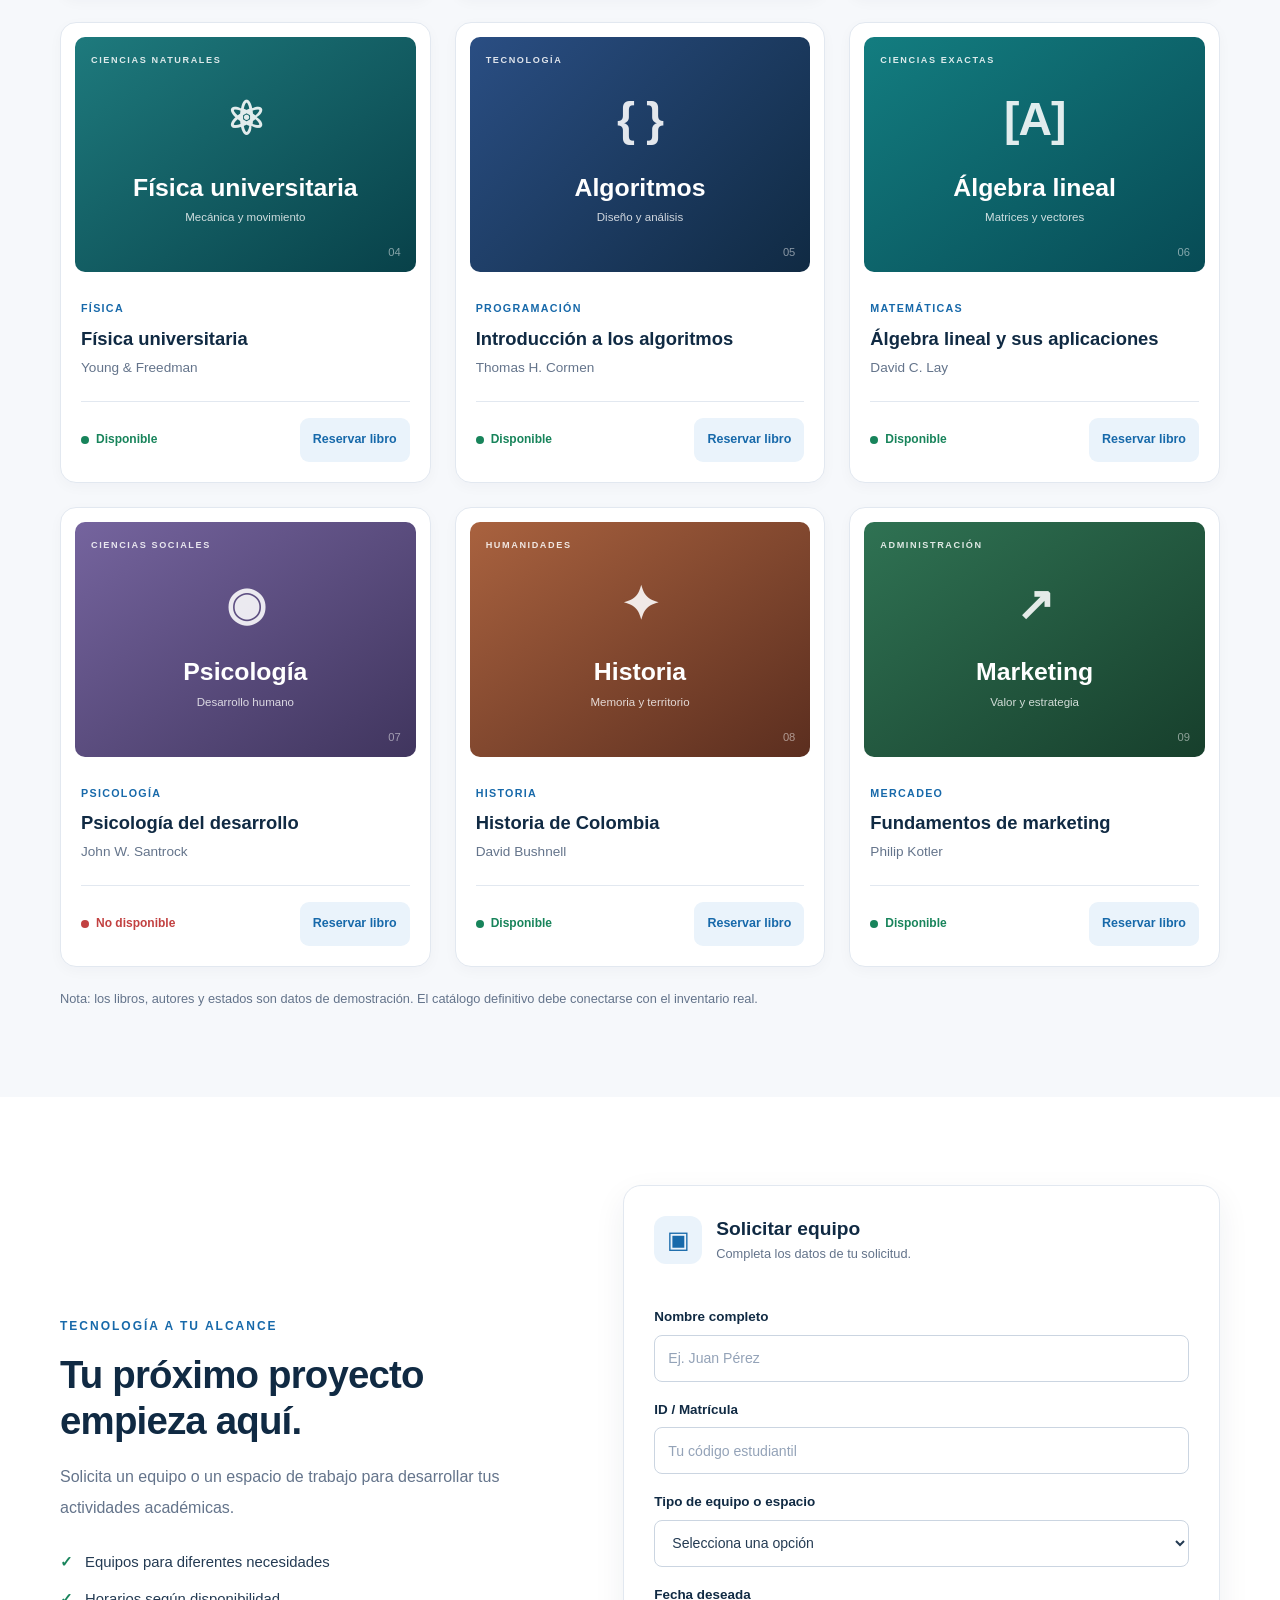
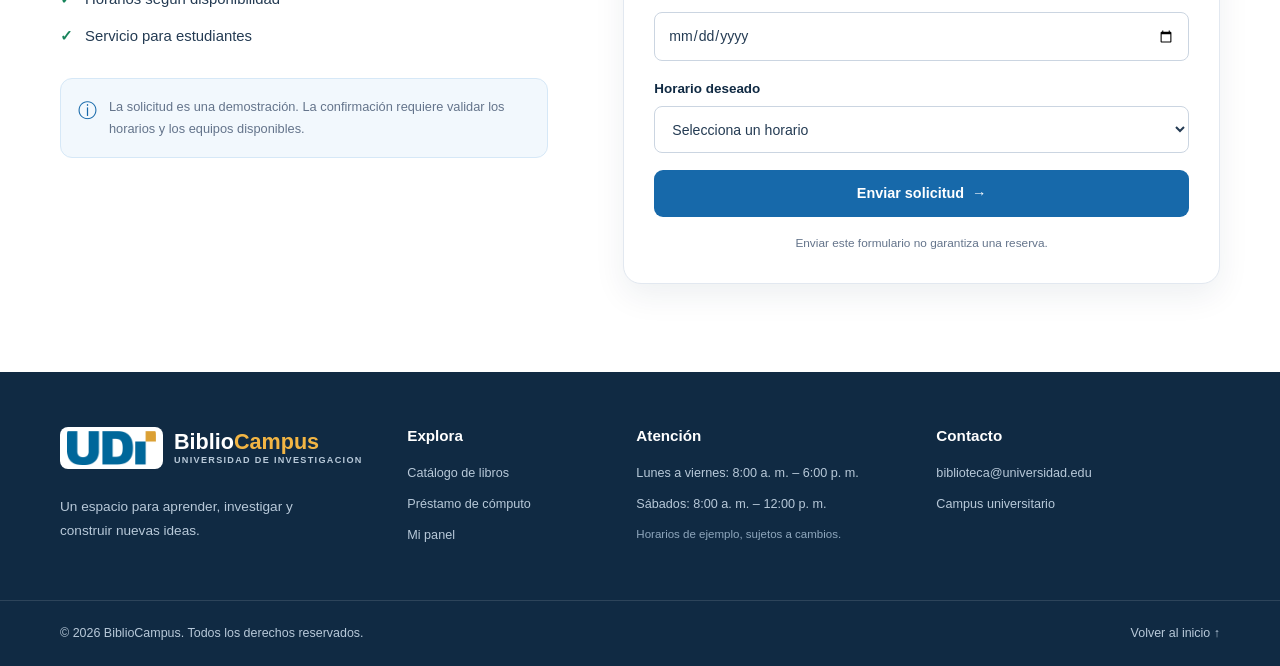
<file: panel-bibliotecario.html>
﻿<!DOCTYPE html>
<html lang="es">
<head>
    <meta charset="UTF-8">
    <meta name="viewport" content="width=device-width, initial-scale=1.0">
    <meta name="description" content="Panel del Bibliotecario - Biblioteca Universitaria UDI.">
    <title>Panel Bibliotecario | BiblioCampus UDI</title>
    <link rel="stylesheet" href="styles.css">
</head>
<body class="panel-admin-body">
    <header class="header">
        <div class="contenedor navbar">
            <a class="logo" href="index.html" aria-label="BiblioCampus UDI, ir al inicio">
                <img src="images/logo_udi.png" alt="Universidad de Ibagué" class="logo-udi">
                <span class="logo-texto">
                    <span>Biblio<span class="logo-acento">Campus</span></span>
                    <small>Universidad de Ibagué</small>
                </span>
            </a>
            <nav class="navegacion" aria-label="Navegación principal">
                <a href="index.html" class="nav-link">Inicio</a>
                <span class="nav-link activo" aria-current="page">Panel Bibliotecario</span>
            </nav>
            <div class="navbar-acciones">
                <span class="usuario-nav usuario-nav-estatico">
                    <span class="usuario-avatar" id="usuarioAvatar">B</span>
                    <span class="usuario-datos">
                        <strong id="usuarioNavNombre">Bibliotecario</strong>
                        <small id="usuarioNavCorreo">bibliotecario@universidad.edu</small>
                    </span>
                </span>
                <button type="button" class="boton boton-secundario boton-salir-nav" id="cerrarSesion">Cerrar sesión</button>
            </div>
        </div>
    </header>

    <main class="panel-pagina">
        <section class="seccion panel-operativo" aria-labelledby="tituloPanelBiblio">
            <div class="contenedor">
                <div class="encabezado-panel">
                    <div>
                        <span class="etiqueta">PANEL OPERATIVO</span>
                        <h2 id="tituloPanelBiblio">Panel del Bibliotecario</h2>
                        <p>Gestión de libros, préstamos, devoluciones, reservas y solicitudes de equipos.</p>
                    </div>
                    <span class="rol-badge">Rol: Bibliotecario</span>
                </div>
                <div class="panel-aviso">
                    <span aria-hidden="true">ⓘ</span>
                    <p>Datos demostrativos. Las acciones se guardan en localStorage para este prototipo.</p>
                </div>

                <div class="resumen-grid">
                    <article class="tarjeta-resumen"><span class="tarjeta-resumen-icono azul">▤</span><div><strong id="resumenLibros">0</strong><span>Total libros</span></div></article>
                    <article class="tarjeta-resumen"><span class="tarjeta-resumen-icono verde">✓</span><div><strong id="resumenPrestamos">0</strong><span>Préstamos activos</span></div></article>
                    <article class="tarjeta-resumen"><span class="tarjeta-resumen-icono naranja">☆</span><div><strong id="resumenReservas">0</strong><span>Reservas pendientes</span></div></article>
                    <article class="tarjeta-resumen"><span class="tarjeta-resumen-icono azul">▣</span><div><strong id="resumenEquipos">0</strong><span>Solicitudes de equipos pendientes</span></div></article>
                </div>

                <section class="bloque-gestion">
                    <div class="bloque-encabezado">
                        <div><h3>Gestión de libros</h3><p>Administrar catálogo, disponibilidad y datos de los libros.</p></div>
                        <button type="button" class="boton boton-primario" id="btnNuevoLibro">Añadir libro</button>
                    </div>
                    <div class="tabla-wrapper">
                        <table class="tabla-datos" id="tablaLibros">
                            <thead><tr><th>Título</th><th>Autor</th><th>Categoría</th><th>ISBN</th><th>Disponibilidad</th><th>Acciones</th></tr></thead>
                            <tbody></tbody>
                        </table>
                    </div>
                    <p class="estado-vacio" id="sinLibros" hidden>No hay libros registrados.</p>
                </section>

                <section class="bloque-gestion">
                    <div class="bloque-encabezado">
                        <div><h3>Préstamos y devoluciones</h3><p>Registrar préstamos, devoluciones y actualizar disponibilidad.</p></div>
                        <button type="button" class="boton boton-secundario" id="btnNuevoPrestamo">Registrar préstamo</button>
                    </div>
                    <div class="tabla-wrapper">
                        <table class="tabla-datos" id="tablaPrestamos">
                            <thead><tr><th>Libro</th><th>Usuario</th><th>Fecha préstamo</th><th>Fecha devolución</th><th>Estado</th><th>Acciones</th></tr></thead>
                            <tbody></tbody>
                        </table>
                    </div>
                    <p class="estado-vacio" id="sinPrestamos" hidden>No hay préstamos registrados.</p>
                </section>

                <section class="bloque-gestion">
                    <div class="bloque-encabezado">
                        <div><h3>Reservas</h3><p>Consultar y cambiar estado de reservas.</p></div>
                    </div>
                    <div class="tabla-wrapper">
                        <table class="tabla-datos" id="tablaReservas">
                            <thead><tr><th>Libro</th><th>Usuario</th><th>Fecha reserva</th><th>Estado</th><th>Acciones</th></tr></thead>
                            <tbody></tbody>
                        </table>
                    </div>
                    <p class="estado-vacio" id="sinReservas" hidden>No hay reservas registradas.</p>
                </section>

                <section class="bloque-gestion">
                    <div class="bloque-encabezado">
                        <div><h3>Solicitudes de equipos</h3><p>Gestionar solicitudes de préstamo de computadores/espacios.</p></div>
                    </div>
                    <div class="tabla-wrapper">
                        <table class="tabla-datos" id="tablaEquipos">
                            <thead><tr><th>Solicitante</th><th>Tipo</th><th>Fecha</th><th>Horario</th><th>Estado</th><th>Acciones</th></tr></thead>
                            <tbody></tbody>
                        </table>
                    </div>
                    <p class="estado-vacio" id="sinEquipos" hidden>No hay solicitudes registradas.</p>
                </section>
            </div>
        </section>
    </main>

    <footer class="footer">
        <div class="contenedor footer-grid">
            <div class="footer-marca">
                <a class="logo logo-footer" href="index.html">
                    <img src="images/logo_udi.png" alt="Universidad de Ibagué" class="logo-udi">
                    <span class="logo-texto"><span>Biblio<span class="logo-acento">Campus</span></span><small>Universidad de Ibagué</small></span>
                </a>
                <p>Un espacio para aprender, investigar y construir nuevas ideas.</p>
            </div>
            <div class="footer-columna"><h3>Explora</h3><a href="index.html#catalogo">Catálogo de libros</a><a href="index.html#computo">Préstamo de cómputo</a></div>
            <div class="footer-columna"><h3>Atención</h3><p>Lunes a viernes: 8:00 a. m. – 6:00 p. m.</p><p>Sábados: 8:00 a. m. – 12:00 p. m.</p></div>
            <div class="footer-columna"><h3>Contacto</h3><a href="mailto:biblioteca@universidad.edu">biblioteca@universidad.edu</a></div>
        </div>
        <div class="footer-inferior"><div class="contenedor footer-inferior-contenido"><p>© 2026 BiblioCampus UDI. Todos los derechos reservados.</p><a href="index.html">Volver al inicio ↑</a></div></div>
    </footer>

    <div class="modal" id="modalLibro" hidden>
        <div class="modal-fondo" data-cerrar-modal></div>
        <div class="modal-contenido" role="dialog" aria-modal="true">
            <button type="button" class="modal-cerrar" data-cerrar-modal aria-label="Cerrar">×</button>
            <h3>Libro</h3>
            <form id="formLibro" class="formulario">
                <input type="hidden" id="libroId">
                <div class="campo"><label for="libroTitulo">Título</label><input type="text" id="libroTitulo" required></div>
                <div class="campo"><label for="libroAutor">Autor</label><input type="text" id="libroAutor" required></div>
                <div class="campo"><label for="libroCategoria">Categoría</label><input type="text" id="libroCategoria" required></div>
                <div class="campo"><label for="libroIsbn">ISBN</label><input type="text" id="libroIsbn" required></div>
                <div class="campo"><label for="libroDisponible">Disponibilidad</label><select id="libroDisponible"><option value="true">Disponible</option><option value="false">No disponible</option></select></div>
                <button type="submit" class="boton boton-primario boton-ancho">Guardar</button>
            </form>
        </div>
    </div>

    <div class="modal" id="modalPrestamo" hidden>
        <div class="modal-fondo" data-cerrar-modal></div>
        <div class="modal-contenido" role="dialog" aria-modal="true">
            <button type="button" class="modal-cerrar" data-cerrar-modal aria-label="Cerrar">×</button>
            <h3>Registrar préstamo</h3>
            <form id="formPrestamo" class="formulario">
                <div class="campo"><label for="prestamoLibro">Libro</label><select id="prestamoLibro" required></select></div>
                <div class="campo"><label for="prestamoUsuario">Usuario (correo)</label><input type="email" id="prestamoUsuario" required></div>
                <div class="campo"><label for="prestamoFecha">Fecha préstamo</label><input type="date" id="prestamoFecha" required></div>
                <button type="submit" class="boton boton-primario boton-ancho">Registrar préstamo</button>
            </form>
        </div>
    </div>

    <script src="panel-bibliotecario.js"></script>
</body>
</html>
</file>
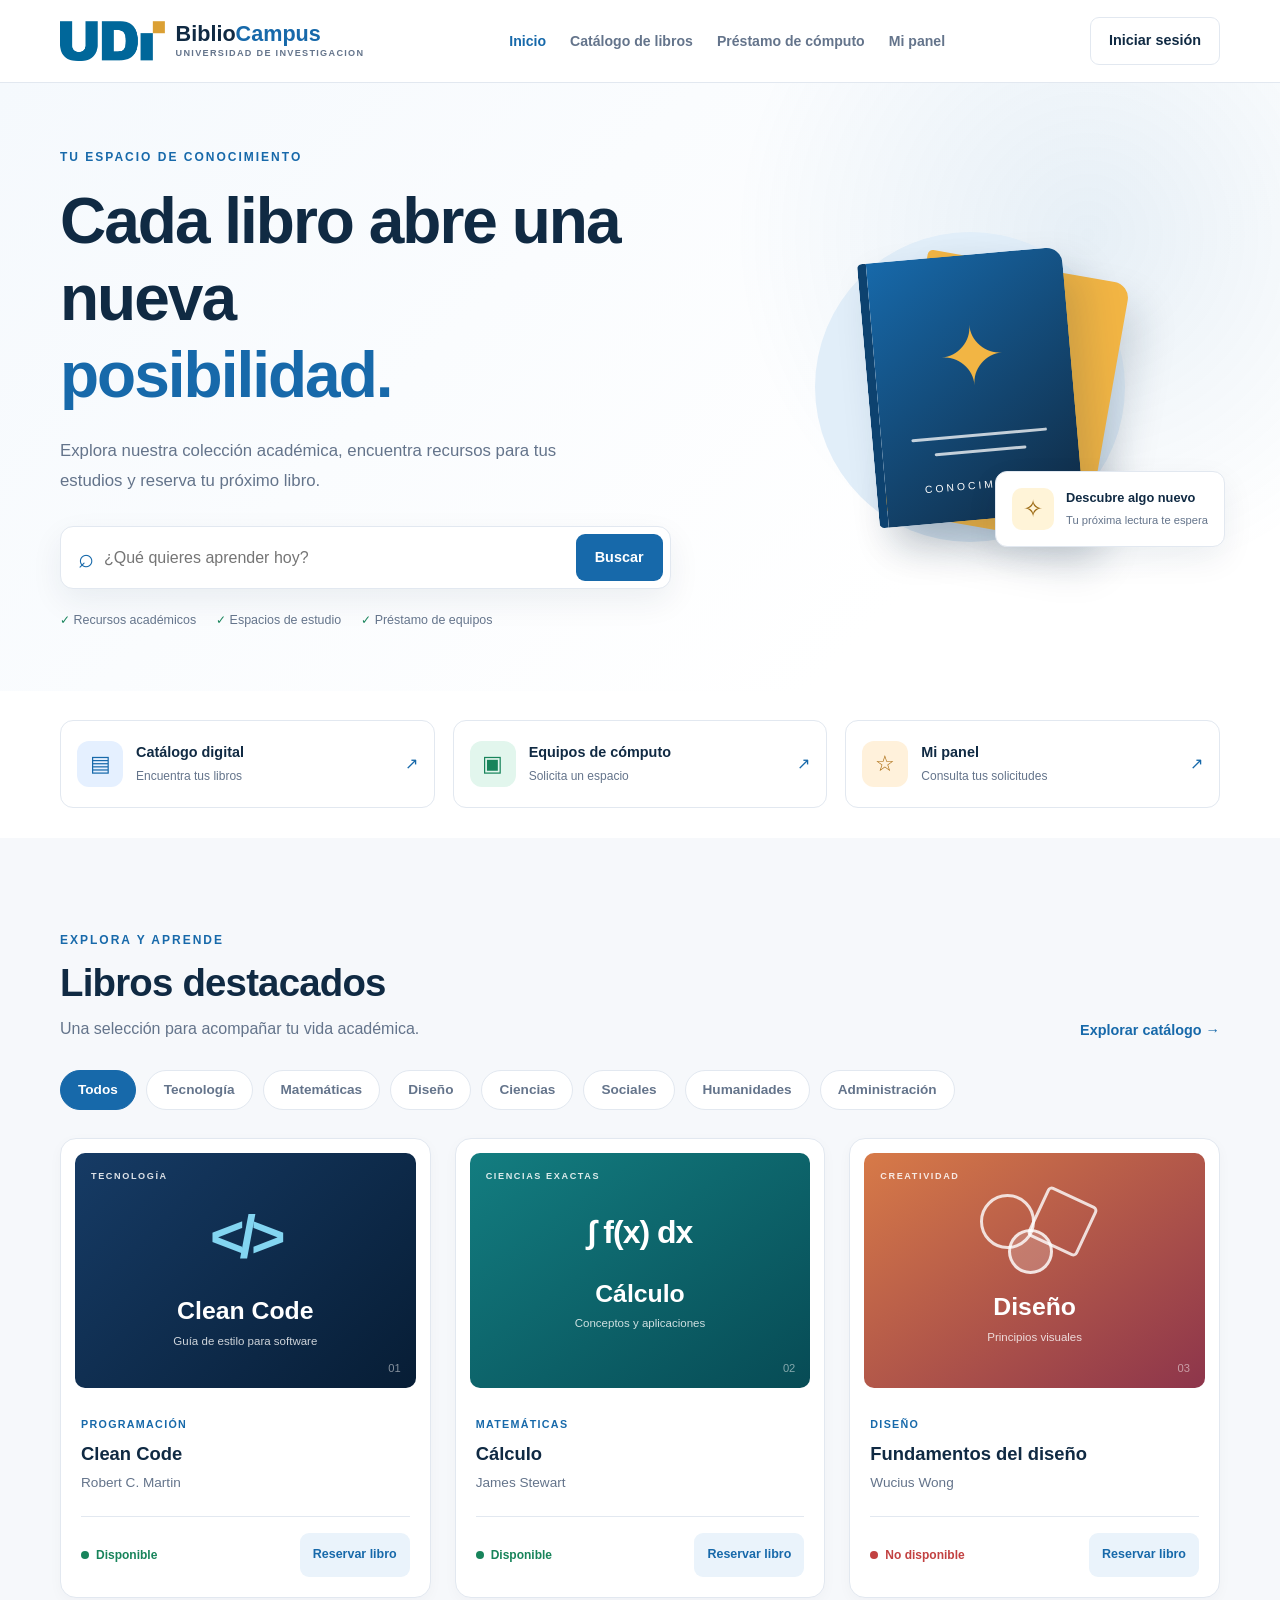
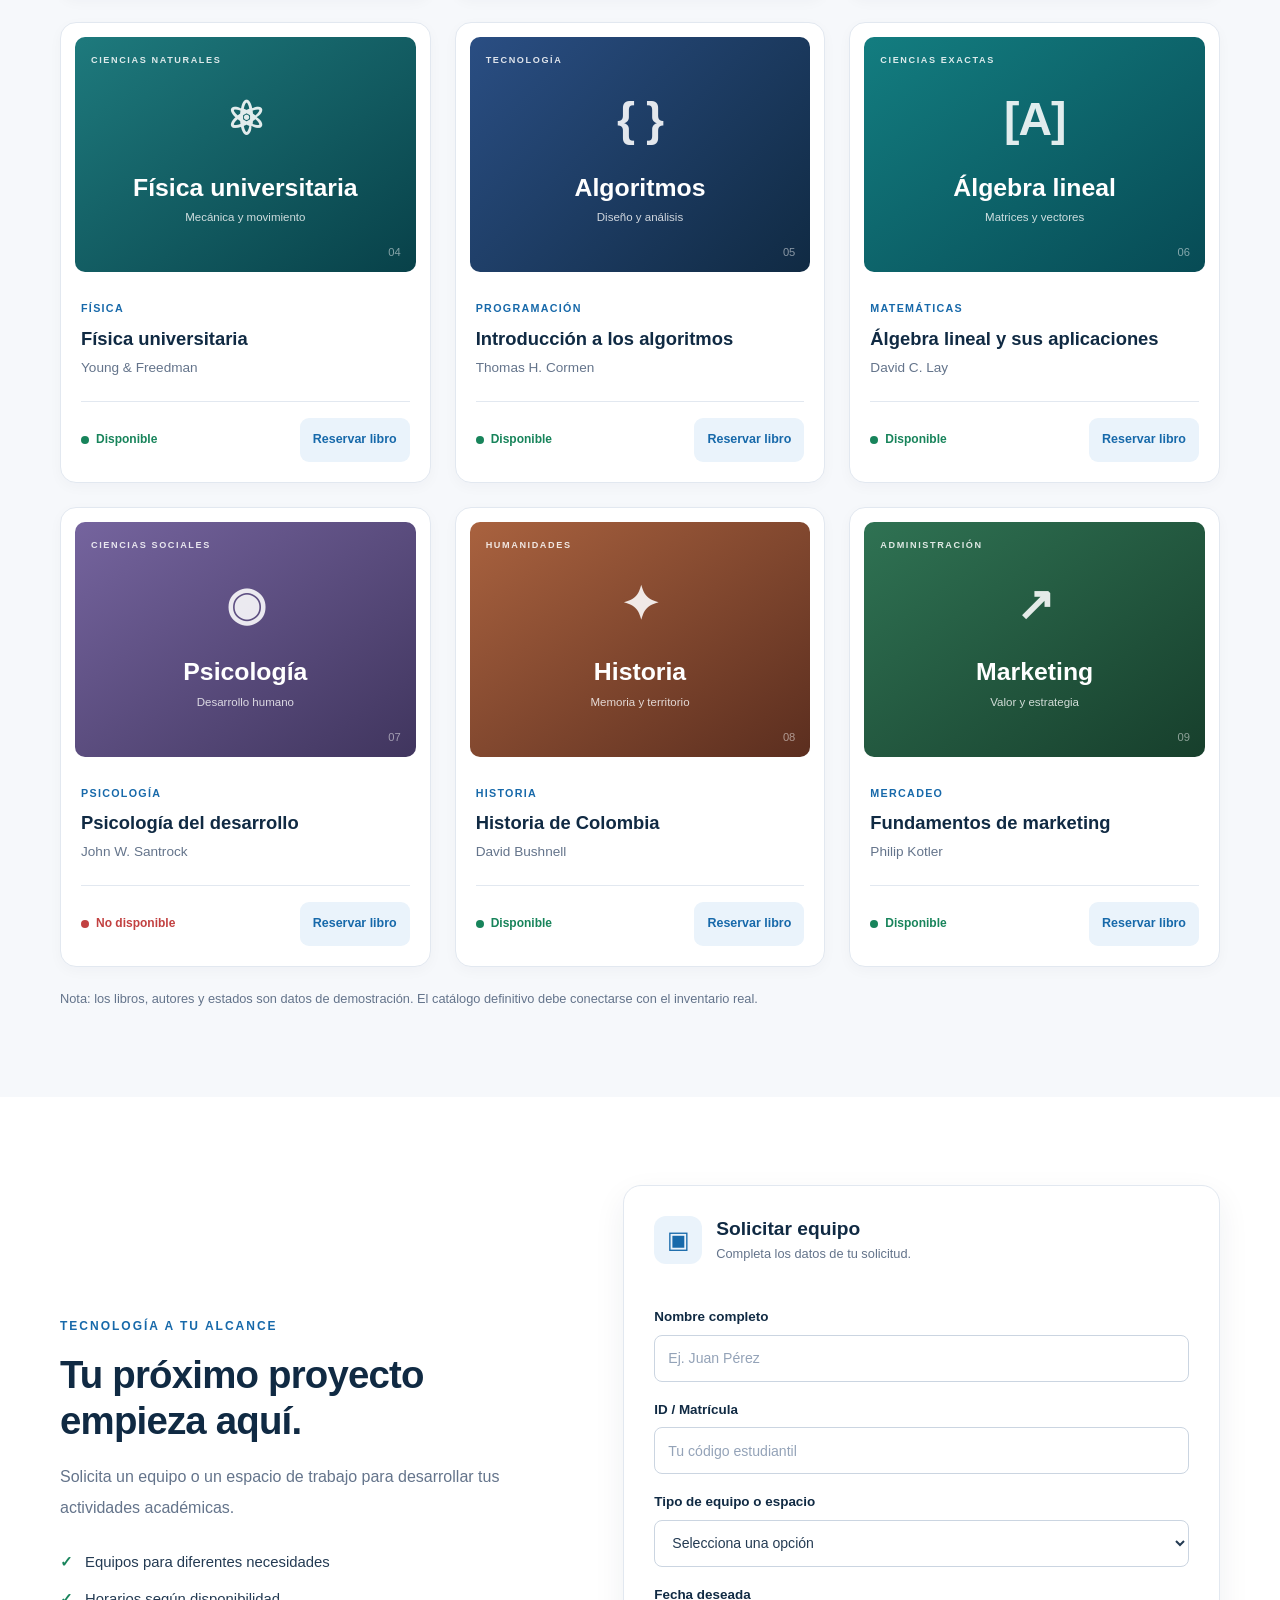
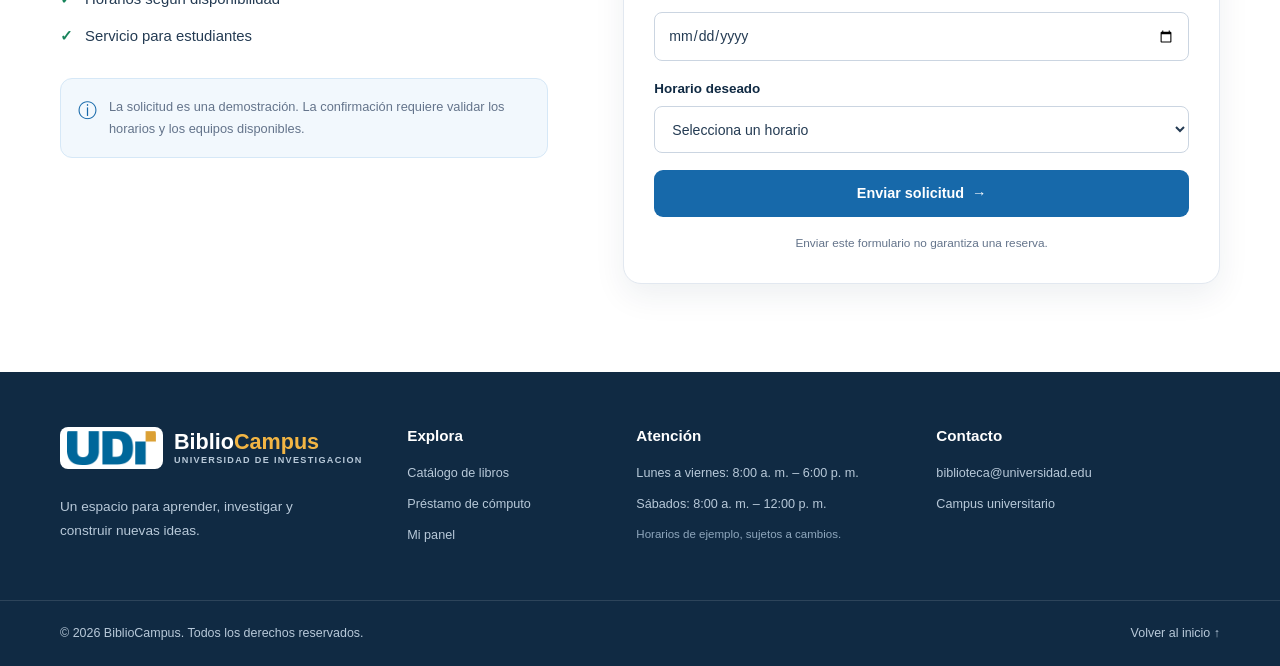
<file: panel.html>
<!DOCTYPE html>
<html lang="es">
<head>
    <meta charset="UTF-8">
    <meta name="viewport" content="width=device-width, initial-scale=1.0">

    <meta name="description"
          content="Panel personal del estudiante de la Biblioteca Universitaria UDI.">

    <title>Mi panel | BiblioCampus UDI</title>

    <link rel="stylesheet" href="styles.css">
</head>

<body>

    <!-- ENCABEZADO DEL PANEL -->
    <header class="header">
        <div class="contenedor navbar">

            <a class="logo" href="index.html" aria-label="BiblioCampus UDI, ir al inicio">
                <img src="images/logo_udi.png"
                     alt="Universidad de Ibagué"
                     class="logo-udi">
                <span class="logo-texto">
                    <span>Biblio<span class="logo-acento">Campus</span></span>
                    <small>Universidad de Ibagué</small>
                </span>
            </a>

            <nav class="navegacion" aria-label="Navegación principal">
                <a href="index.html" class="nav-link">Inicio</a>
                <a href="index.html#catalogo" class="nav-link">Catálogo de libros</a>
                <a href="index.html#computo" class="nav-link">Préstamo de cómputo</a>
                <span class="nav-link activo" aria-current="page">Mi panel</span>
            </nav>

            <div class="navbar-acciones">
                <span class="usuario-nav usuario-nav-estatico">
                    <span class="usuario-avatar" id="usuarioAvatar">E</span>
                    <span class="usuario-datos">
                        <strong id="usuarioNavNombre">Estudiante</strong>
                        <small id="usuarioNavCorreo">Cargando…</small>
                    </span>
                </span>

                <button type="button"
                        class="boton boton-secundario boton-salir-nav"
                        id="cerrarSesion">
                    Cerrar sesión
                </button>
            </div>

        </div>
    </header>


    <main class="panel-pagina">
        <section class="seccion panel-estudiante" aria-labelledby="tituloPanel">
            <div class="contenedor">

                <div class="encabezado-panel">
                    <div>
                        <span class="etiqueta">ÁREA PERSONAL</span>
                        <h2 id="tituloPanel">¡Hola, estudiante!</h2>
                        <p>
                            Bienvenido a tu espacio personal de la
                            Biblioteca Universitaria de la Universidad de Ibagué.
                        </p>
                    </div>
                    <span class="rol-badge">Rol: Estudiante</span>
                </div>

                <div class="panel-aviso">
                    <span aria-hidden="true">ⓘ</span>
                    <p>
                        Este panel es una demostración académica. La información
                        de préstamos y reservas no proviene de una base de datos real.
                    </p>
                </div>

                <div class="opciones-estudiante">

                    <article class="tarjeta-estudiante">
                        <span class="tarjeta-icono azul" aria-hidden="true">▤</span>
                        <h3>Mis préstamos</h3>
                        <p>Consulta tus libros prestados y sus fechas de devolución.</p>
                        <button type="button"
                                class="boton boton-primario"
                                data-toggle="detallePrestamos"
                                data-texto-abrir="Ver mis préstamos"
                                data-texto-cerrar="Ocultar préstamos"
                                aria-expanded="false"
                                aria-controls="detallePrestamos">
                            Ver mis préstamos
                        </button>
                        <div class="detalle-panel" id="detallePrestamos" hidden>
                            <p>
                                Todavía no hay préstamos registrados en esta cuenta
                                de demostración.
                            </p>
                        </div>
                    </article>

                    <article class="tarjeta-estudiante">
                        <span class="tarjeta-icono naranja" aria-hidden="true">☆</span>
                        <h3>Mis reservas</h3>
                        <p>Consulta el estado de tus reservas de libros y espacios.</p>
                        <button type="button"
                                class="boton boton-primario"
                                data-toggle="detalleReservas"
                                data-texto-abrir="Ver mis reservas"
                                data-texto-cerrar="Ocultar reservas"
                                aria-expanded="false"
                                aria-controls="detalleReservas">
                            Ver mis reservas
                        </button>
                        <div class="detalle-panel" id="detalleReservas" hidden>
                            <p>
                                Todavía no hay reservas registradas en esta cuenta
                                de demostración.
                            </p>
                        </div>
                    </article>

                    <article class="tarjeta-estudiante">
                        <span class="tarjeta-icono verde" aria-hidden="true">▣</span>
                        <h3>Préstamo de equipos</h3>
                        <p>Solicita un computador o reserva un espacio de trabajo.</p>
                        <a href="index.html#computo" class="boton boton-primario">
                            Solicitar equipo
                        </a>
                    </article>

                    <article class="tarjeta-estudiante">
                        <span class="tarjeta-icono azul" aria-hidden="true">◎</span>
                        <h3>Mi perfil</h3>
                        <p>Consulta la información de tu cuenta de estudiante.</p>
                        <button type="button"
                                class="boton boton-primario"
                                data-toggle="detallePerfil"
                                data-texto-abrir="Ver mi perfil"
                                data-texto-cerrar="Ocultar perfil"
                                aria-expanded="false"
                                aria-controls="detallePerfil">
                            Ver mi perfil
                        </button>
                        <div class="detalle-panel" id="detallePerfil" hidden>
                            <dl class="perfil-datos">
                                <div>
                                    <dt>Correo</dt>
                                    <dd id="perfilCorreo">—</dd>
                                </div>
                                <div>
                                    <dt>Rol</dt>
                                    <dd id="perfilRol">Estudiante</dd>
                                </div>
                            </dl>
                        </div>
                    </article>

                </div>

                <div class="panel-acciones">
                    <a href="index.html#catalogo" class="boton boton-secundario">
                        Explorar catálogo
                    </a>
                    <button type="button"
                            class="boton boton-secundario"
                            id="cerrarSesionInferior">
                        Cerrar sesión
                    </button>
                </div>

            </div>
        </section>
    </main>


    <!-- PIE DE PÁGINA -->
    <footer class="footer">
        <div class="contenedor footer-grid">

            <div class="footer-marca">
                <a class="logo logo-footer" href="index.html">
                    <img src="images/logo_udi.png"
                         alt="Universidad de Ibagué"
                         class="logo-udi">
                    <span class="logo-texto">
                        <span>Biblio<span class="logo-acento">Campus</span></span>
                        <small>Universidad de Ibagué</small>
                    </span>
                </a>

                <p>
                    Un espacio para aprender, investigar
                    y construir nuevas ideas.
                </p>
            </div>

            <div class="footer-columna">
                <h3>Explora</h3>
                <a href="index.html#catalogo">Catálogo de libros</a>
                <a href="index.html#computo">Préstamo de cómputo</a>
                <a href="panel.html">Mi panel</a>
            </div>

            <div class="footer-columna">
                <h3>Atención</h3>
                <p>Lunes a viernes: 8:00 a. m. – 6:00 p. m.</p>
                <p>Sábados: 8:00 a. m. – 12:00 p. m.</p>
                <p class="footer-nota">
                    Horarios de ejemplo, sujetos a cambios.
                </p>
            </div>

            <div class="footer-columna">
                <h3>Contacto</h3>
                <a href="mailto:biblioteca@universidad.edu">
                    biblioteca@universidad.edu
                </a>
                <p>Campus universitario UDI</p>
            </div>

        </div>

        <div class="footer-inferior">
            <div class="contenedor footer-inferior-contenido">
                <p>© 2026 BiblioCampus UDI. Todos los derechos reservados.</p>
                <a href="index.html">Volver al inicio ↑</a>
            </div>
        </div>
    </footer>

    <script src="panel.js"></script>
</body>
</html>
</file>
<file: styles.css>
/* =====================================================
   1. VARIABLES GLOBALES Y CONFIGURACIÓN GENERAL
   Centralizan los colores, sombras y medidas del sitio.
   ===================================================== */

:root {
    --azul-oscuro: #102A43;
    --azul: #1769AA;
    --azul-claro: #EAF3FB;
    --acento: #F2B544;
    --blanco: #FFFFFF;
    --fondo: #F6F8FB;
    --gris: #64748B;
    --gris-claro: #E2E8F0;
    --texto: #243B53;
    --verde: #18845B;
    --rojo: #C24141;
    --sombra: 0 12px 32px rgba(16, 42, 67, 0.07);
    --radio: 16px;
    --ancho: 1160px;
}

* {
    margin: 0;
    padding: 0;
    box-sizing: border-box;
}

[hidden] {
    display: none !important;
}

html {
    scroll-behavior: smooth;
    scroll-padding-top: 90px;
}

body {
    font-family: "Segoe UI", Arial, sans-serif;
    background: var(--blanco);
    color: var(--texto);
    line-height: 1.6;
}

a {
    color: inherit;
    text-decoration: none;
}

button,
input,
select {
    font: inherit;
}

button,
a,
input,
select {
    -webkit-tap-highlight-color: transparent;
}

button:focus-visible,
a:focus-visible,
input:focus-visible,
select:focus-visible {
    outline: 3px solid var(--acento);
    outline-offset: 4px;
}

button {
    cursor: pointer;
}

.contenedor {
    width: min(var(--ancho), calc(100% - 40px));
    margin-inline: auto;
}

.seccion {
    padding: 88px 0;
}

h1,
h2,
h3 {
    line-height: 1.2;
    color: var(--azul-oscuro);
}

h1 {
    font-size: clamp(2.4rem, 5vw, 4rem);
    letter-spacing: -2px;
}

h2 {
    font-size: clamp(1.8rem, 3vw, 2.5rem);
    letter-spacing: -0.8px;
}

p {
    color: var(--gris);
}

.solo-lectores {
    position: absolute;
    width: 1px;
    height: 1px;
    padding: 0;
    margin: -1px;
    overflow: hidden;
    clip: rect(0, 0, 0, 0);
    white-space: nowrap;
    border: 0;
}


/* =====================================================
   2. HEADER Y BARRA DE NAVEGACIÓN
   Flexbox organiza el logo, menú y botón de acceso.
   ===================================================== */

.header {
    position: sticky;
    top: 0;
    z-index: 100;
    background: rgba(255, 255, 255, 0.96);
    border-bottom: 1px solid var(--gris-claro);
    backdrop-filter: blur(12px);
}

.navbar {
    min-height: 82px;
    display: flex;
    align-items: center;
    justify-content: space-between;
    gap: 24px;
}

.logo {
    display: inline-flex;
    align-items: center;
    gap: 11px;
    color: var(--azul-oscuro);
    font-size: 1.35rem;
    font-weight: 800;
    white-space: nowrap;
}

.logo-udi {
    width: auto;
    height: 40px;
    display: block;
    flex-shrink: 0;
}

.logo-texto {
    display: flex;
    flex-direction: column;
    line-height: 1.05;
}

.logo-texto small {
    margin-top: 3px;
    color: var(--gris);
    font-size: 0.57rem;
    font-weight: 700;
    letter-spacing: 1.3px;
    text-transform: uppercase;
}

.logo-icono {
    width: 38px;
    height: 38px;
    display: grid;
    place-items: center;
    border-radius: 11px;
    background: var(--azul);
    color: var(--blanco);
    font-size: 1.25rem;
}

.logo-acento {
    color: var(--azul);
}

.navbar-acciones {
    display: flex;
    align-items: center;
    gap: 10px;
    flex-shrink: 0;
}

.usuario-nav {
    display: inline-flex;
    align-items: center;
    gap: 10px;
    padding: 5px 13px 5px 6px;
    border: 1px solid var(--gris-claro);
    border-radius: 40px;
    background: var(--blanco);
    transition: border-color 0.2s ease;
}

.usuario-nav[hidden] {
    display: none;
}

a.usuario-nav:hover {
    border-color: var(--azul);
}

.usuario-nav-estatico {
    cursor: default;
}

.usuario-avatar {
    width: 34px;
    height: 34px;
    display: grid;
    place-items: center;
    flex-shrink: 0;
    border-radius: 50%;
    background: var(--azul);
    color: var(--blanco);
    font-size: 0.85rem;
    font-weight: 800;
}

.usuario-datos {
    display: flex;
    flex-direction: column;
    line-height: 1.15;
}

.usuario-datos strong {
    color: var(--azul-oscuro);
    font-size: 0.78rem;
}

.usuario-datos small {
    max-width: 175px;
    overflow: hidden;
    color: var(--gris);
    font-size: 0.66rem;
    text-overflow: ellipsis;
    white-space: nowrap;
}

.boton-salir-nav {
    padding: 9px 13px;
    font-size: 0.79rem;
}

.boton-salir-nav[hidden] {
    display: none;
}

.navegacion {
    display: flex;
    align-items: center;
    gap: 24px;
}

.nav-link {
    color: var(--gris);
    font-size: 0.88rem;
    font-weight: 600;
    transition: color 0.2s ease;
}

.nav-link:hover,
.nav-link.activo {
    color: var(--azul);
}


/* =====================================================
   3. BOTONES REUTILIZABLES
   Una misma clase mantiene consistencia en todo el sitio.
   ===================================================== */

.boton {
    min-height: 44px;
    padding: 11px 18px;
    display: inline-flex;
    justify-content: center;
    align-items: center;
    gap: 8px;
    border: 1px solid transparent;
    border-radius: 9px;
    font-size: 0.9rem;
    font-weight: 700;
    text-align: center;
    transition:
        background 0.2s ease,
        transform 0.2s ease,
        border-color 0.2s ease;
}

.boton:hover {
    transform: translateY(-2px);
}

.boton-primario {
    background: var(--azul);
    color: var(--blanco);
}

.boton-primario:hover {
    background: var(--azul-oscuro);
}

.boton-secundario {
    background: var(--blanco);
    border-color: var(--gris-claro);
    color: var(--azul-oscuro);
}

.boton-secundario:hover {
    border-color: var(--azul);
    color: var(--azul);
}

.boton-ancho {
    width: 100%;
}

.boton-login {
    flex-shrink: 0;
}


/* =====================================================
   4. HERO Y BUSCADOR
   La cuadrícula separa el mensaje de la ilustración.
   ===================================================== */

.hero {
    overflow: hidden;
    background:
        radial-gradient(
            circle at 85% 25%,
            rgba(23, 105, 170, 0.10),
            transparent 30%
        ),
        linear-gradient(135deg, #F5F9FD 0%, #FFFFFF 75%);
}

.hero-contenido {
    min-height: 530px;
    display: grid;
    grid-template-columns: 1.1fr 0.9fr;
    align-items: center;
    gap: 50px;
    padding-block: 60px;
}

.etiqueta {
    display: inline-block;
    margin-bottom: 16px;
    color: var(--azul);
    font-size: 0.75rem;
    font-weight: 800;
    letter-spacing: 2px;
}

.hero h1 span {
    display: block;
    color: var(--azul);
}

.hero-texto > p {
    max-width: 520px;
    margin-top: 22px;
    font-size: 1.05rem;
    line-height: 1.8;
}

.buscador {
    margin-top: 30px;
    padding: 7px;
    display: flex;
    align-items: center;
    gap: 10px;
    background: var(--blanco);
    border: 1px solid var(--gris-claro);
    border-radius: 13px;
    box-shadow: var(--sombra);
}

.buscador > span {
    padding-left: 10px;
    color: var(--azul);
    font-size: 1.7rem;
}

.buscador input {
    width: 100%;
    min-width: 0;
    padding: 10px 0;
    border: 0;
    outline: none;
    color: var(--texto);
    background: transparent;
}

.buscador input:focus-visible {
    outline: 2px solid var(--azul);
    outline-offset: 1px;
    border-radius: 3px;
}

.buscador .boton {
    flex-shrink: 0;
}

.hero-detalles {
    display: flex;
    flex-wrap: wrap;
    gap: 12px 20px;
    margin-top: 22px;
    font-size: 0.78rem;
    color: var(--gris);
}

.hero-detalles span::first-letter {
    color: var(--verde);
}


/* Ilustración decorativa realizada únicamente con CSS */

.hero-visual {
    position: relative;
    min-height: 370px;
    display: grid;
    place-items: center;
}

.circulo-decorativo {
    position: absolute;
    width: 310px;
    height: 310px;
    border-radius: 50%;
    background: #E1EEF9;
}

.libro-ilustrado {
    position: absolute;
    width: 205px;
    height: 265px;
    border-radius: 5px 16px 16px 5px;
    box-shadow: 15px 22px 40px rgba(16, 42, 67, 0.17);
}

.libro-atras {
    background: #F2B544;
    transform: translate(36px, 10px) rotate(10deg);
}

.libro-principal {
    z-index: 1;
    padding: 28px 22px;
    background: linear-gradient(145deg, #1769AA, #102A43);
    border-left: 9px solid #0D426F;
    color: white;
    transform: rotate(-5deg);
}

.libro-simbolo {
    margin-top: 10px;
    font-size: 5rem;
    text-align: center;
    color: var(--acento);
}

.libro-linea {
    height: 3px;
    width: 90%;
    margin: 13px auto;
    border-radius: 10px;
    background: rgba(255, 255, 255, 0.75);
}

.libro-linea.corta {
    width: 60%;
}

.libro-etiqueta {
    margin-top: 25px;
    font-size: 0.65rem;
    letter-spacing: 3px;
    text-align: center;
}

.nota-flotante {
    position: absolute;
    right: -5px;
    bottom: 25px;
    z-index: 2;
    display: flex;
    align-items: center;
    gap: 12px;
    padding: 16px;
    background: var(--blanco);
    border: 1px solid var(--gris-claro);
    border-radius: 12px;
    box-shadow: var(--sombra);
}

.nota-icono {
    width: 42px;
    height: 42px;
    display: grid;
    place-items: center;
    border-radius: 10px;
    background: #FFF4D8;
    color: #9B6810;
    font-size: 1.5rem;
}

.nota-flotante strong,
.nota-flotante small {
    display: block;
}

.nota-flotante strong {
    font-size: 0.8rem;
    color: var(--azul-oscuro);
}

.nota-flotante small {
    margin-top: 3px;
    color: var(--gris);
    font-size: 0.7rem;
}


/* =====================================================
   5. ACCESOS RÁPIDOS
   Flexbox distribuye tres accesos en una sola fila.
   ===================================================== */

.accesos {
    position: relative;
    z-index: 3;
    display: grid;
    grid-template-columns: repeat(3, minmax(0, 1fr));
    gap: 18px;
    margin-top: -1px;
    padding-block: 30px;
}

.acceso {
    min-width: 0;
    display: flex;
    align-items: center;
    gap: 13px;
    padding: 20px 16px;
    border: 1px solid var(--gris-claro);
    border-radius: 13px;
    background: var(--blanco);
    transition: box-shadow 0.2s ease, transform 0.2s ease;
}

.acceso:hover {
    transform: translateY(-4px);
    box-shadow: var(--sombra);
}

.acceso-icono {
    width: 46px;
    height: 46px;
    flex-shrink: 0;
    display: grid;
    place-items: center;
    border-radius: 12px;
    font-size: 1.4rem;
}

.acceso-icono.azul {
    background: #E5F0FF;
    color: var(--azul);
}

.acceso-icono.verde {
    background: #E2F6ED;
    color: var(--verde);
}

.acceso-icono.naranja {
    background: #FFF1DB;
    color: #A9690B;
}

.acceso strong,
.acceso small {
    display: block;
}

.acceso strong {
    color: var(--azul-oscuro);
    font-size: 0.9rem;
}

.acceso small {
    margin-top: 3px;
    color: var(--gris);
    font-size: 0.75rem;
}

.flecha {
    margin-left: auto;
    color: var(--azul);
}


/* =====================================================
   6. CATÁLOGO Y TARJETAS DE LIBROS
   CSS Grid adapta automáticamente la distribución.
   ===================================================== */

.catalogo {
    background: var(--fondo);
}

.encabezado-seccion {
    display: flex;
    justify-content: space-between;
    align-items: flex-end;
    gap: 20px;
    margin-bottom: 28px;
}

.encabezado-seccion .etiqueta {
    margin-bottom: 10px;
}

.encabezado-seccion p {
    margin-top: 10px;
}

.enlace-mas {
    flex-shrink: 0;
    color: var(--azul);
    font-size: 0.9rem;
    font-weight: 700;
}

.enlace-mas:hover {
    text-decoration: underline;
}

.categorias {
    display: flex;
    flex-wrap: wrap;
    gap: 10px;
    margin-bottom: 28px;
}

.categoria {
    padding: 8px 17px;
    border: 1px solid var(--gris-claro);
    border-radius: 30px;
    background: var(--blanco);
    color: var(--gris);
    font-size: 0.85rem;
    font-weight: 600;
    transition: 0.2s ease;
}

.categoria:hover,
.categoria.seleccionada {
    border-color: var(--azul);
    background: var(--azul);
    color: var(--blanco);
}

.libros-grid {
    display: grid;
    grid-template-columns: repeat(3, minmax(0, 1fr));
    gap: 24px;
}

.libro-card {
    min-width: 0;
    overflow: hidden;
    border: 1px solid var(--gris-claro);
    border-radius: var(--radio);
    background: var(--blanco);
    box-shadow: 0 4px 14px rgba(16, 42, 67, 0.03);
    transition: transform 0.25s ease, box-shadow 0.25s ease;
}

.libro-card:hover {
    transform: translateY(-5px);
    box-shadow: var(--sombra);
}

.portada {
    position: relative;
    min-height: 235px;
    margin: 14px;
    overflow: hidden;
    display: flex;
    flex-direction: column;
    justify-content: center;
    align-items: center;
    border-radius: 10px;
    color: var(--blanco);
    text-align: center;
}

.portada-programacion {
    background: linear-gradient(135deg, #163B65, #071D35);
}

.portada-matematicas {
    background: linear-gradient(145deg, #137D80, #074B55);
}

.portada-diseno {
    background: linear-gradient(145deg, #D77A48, #8D354B);
}

.portada-ciencias {
    background: linear-gradient(145deg, #1E7A7D, #084149);
}

.portada-algoritmos {
    background: linear-gradient(135deg, #2A4E83, #102A43);
}

.portada-sociales {
    background: linear-gradient(145deg, #75649E, #40355E);
}

.portada-humanidades {
    background: linear-gradient(145deg, #A9623F, #5B2E1F);
}

.portada-administracion {
    background: linear-gradient(145deg, #2F7253, #173F2C);
}

.portada-simbolo {
    margin-bottom: 16px;
    color: rgba(255, 255, 255, 0.88);
    font-size: 2.9rem;
    font-weight: 800;
    letter-spacing: -1px;
}

.portada-etiqueta {
    position: absolute;
    top: 16px;
    left: 16px;
    font-size: 0.57rem;
    letter-spacing: 1.6px;
    font-weight: 700;
    opacity: 0.85;
}

.portada h3 {
    max-width: 90%;
    color: var(--blanco);
    font-size: 1.55rem;
}

.portada p {
    margin-top: 6px;
    color: rgba(255, 255, 255, 0.8);
    font-size: 0.72rem;
}

.portada-grafico {
    margin-bottom: 12px;
    font-size: 3.7rem;
    font-weight: 800;
    letter-spacing: -5px;
    color: #83D5F1;
}

.formula {
    margin-bottom: 20px;
    font-size: 2rem;
    font-weight: 600;
    letter-spacing: -1px;
}

.portada-numero {
    position: absolute;
    right: 15px;
    bottom: 10px;
    font-size: 0.7rem;
    opacity: 0.5;
}

.formas-diseno {
    position: relative;
    width: 110px;
    height: 80px;
    margin-bottom: 18px;
}

.formas-diseno span {
    position: absolute;
    width: 55px;
    height: 55px;
    border: 3px solid rgba(255, 255, 255, 0.8);
    border-radius: 50%;
}

.formas-diseno span:nth-child(1) {
    left: 0;
    top: 0;
}

.formas-diseno span:nth-child(2) {
    right: 0;
    top: 0;
    border-radius: 5px;
    transform: rotate(25deg);
}

.formas-diseno span:nth-child(3) {
    left: 28px;
    bottom: 0;
    width: 45px;
    height: 45px;
    background: rgba(255, 255, 255, 0.2);
}

.libro-info {
    padding: 8px 20px 20px;
}

.libro-area {
    color: var(--azul);
    font-size: 0.67rem;
    font-weight: 800;
    letter-spacing: 1.3px;
}

.libro-info h3 {
    margin-top: 8px;
    font-size: 1.15rem;
}

.autor {
    margin-top: 7px;
    font-size: 0.85rem;
}

.libro-pie {
    display: flex;
    flex-wrap: wrap;
    align-items: center;
    justify-content: space-between;
    gap: 12px;
    margin-top: 22px;
    padding-top: 16px;
    border-top: 1px solid var(--gris-claro);
}

.estado {
    display: inline-flex;
    align-items: center;
    gap: 7px;
    font-size: 0.75rem;
    font-weight: 700;
}

.estado > span {
    width: 8px;
    height: 8px;
    flex-shrink: 0;
    border-radius: 50%;
}

.disponible {
    color: var(--verde);
}

.disponible > span {
    background: var(--verde);
}

.agotado {
    color: var(--rojo);
}

.agotado > span {
    background: var(--rojo);
}

.boton-reservar {
    padding: 9px 12px;
    background: var(--azul-claro);
    color: var(--azul);
    font-size: 0.78rem;
}

.boton-reservar:hover {
    background: var(--azul);
    color: var(--blanco);
}

.nota-prototipo {
    margin-top: 22px;
    font-size: 0.8rem;
}


/* =====================================================
   7. PRÉSTAMO DE EQUIPOS Y FORMULARIOS
   Grid divide la explicación y el formulario.
   ===================================================== */

.computo {
    background: var(--blanco);
}

.computo-grid {
    display: grid;
    grid-template-columns: 0.9fr 1.1fr;
    align-items: center;
    gap: 75px;
}

.computo-texto h2 {
    max-width: 460px;
}

.computo-texto > p {
    margin-top: 18px;
    line-height: 1.9;
}

.beneficios {
    display: grid;
    gap: 13px;
    margin-top: 28px;
    list-style: none;
}

.beneficios li {
    display: flex;
    align-items: flex-start;
    gap: 12px;
    color: var(--texto);
    font-size: 0.93rem;
}

.beneficios li span {
    color: var(--verde);
    font-weight: 800;
}

.computo-aviso {
    display: flex;
    align-items: flex-start;
    gap: 12px;
    margin-top: 30px;
    padding: 17px;
    border: 1px solid #D6E8F7;
    border-radius: 12px;
    background: #F2F8FD;
}

.computo-aviso > span {
    color: var(--azul);
    font-size: 1.2rem;
}

.computo-aviso p {
    font-size: 0.8rem;
    line-height: 1.7;
}

.tarjeta-formulario {
    padding: 30px;
    border: 1px solid var(--gris-claro);
    border-radius: 18px;
    background: var(--blanco);
    box-shadow: var(--sombra);
}

.formulario-titulo {
    display: flex;
    align-items: center;
    gap: 14px;
    margin-bottom: 25px;
}

.formulario-icono {
    width: 48px;
    height: 48px;
    display: grid;
    place-items: center;
    flex-shrink: 0;
    border-radius: 12px;
    background: var(--azul-claro);
    color: var(--azul);
    font-size: 1.5rem;
}

.formulario-titulo h3 {
    font-size: 1.2rem;
}

.formulario-titulo p {
    margin-top: 4px;
    font-size: 0.8rem;
}

.formulario {
    display: grid;
    gap: 17px;
}

.campo {
    display: grid;
    gap: 7px;
}

.campo label {
    color: var(--azul-oscuro);
    font-size: 0.84rem;
    font-weight: 700;
}

.campo input,
.campo select {
    width: 100%;
    min-height: 47px;
    padding: 11px 13px;
    border: 1px solid #CBD5E1;
    border-radius: 8px;
    background: var(--blanco);
    color: var(--texto);
    font-size: 0.88rem;
    transition: border-color 0.2s ease;
}

.campo input::placeholder {
    color: #94A3B8;
}

.campo input:focus,
.campo select:focus {
    border-color: var(--azul);
    outline: 2px solid rgba(23, 105, 170, 0.12);
}

.texto-legal {
    font-size: 0.74rem;
    line-height: 1.6;
    text-align: center;
}


/* =====================================================
   8. LOGIN Y ACCESO PERSONAL
   Presentación en dos columnas con panel ilustrativo.
   ===================================================== */

.login-seccion {
    background: var(--fondo);
}

.login-contenedor {
    display: grid;
    grid-template-columns: 0.8fr 1.2fr;
    align-items: center;
    gap: 75px;
    max-width: 1000px;
}

.login-ilustracion {
    min-height: 330px;
    display: flex;
    flex-direction: column;
    justify-content: center;
    align-items: center;
    border-radius: 20px;
    background:
        radial-gradient(circle at 50% 50%, #347DB1, transparent 55%),
        linear-gradient(145deg, #163F65, #0C233B);
    box-shadow: var(--sombra);
}

.login-simbolo {
    width: 125px;
    height: 145px;
    display: grid;
    place-items: center;
    border: 2px solid rgba(255, 255, 255, 0.5);
    border-radius: 12px 30px 30px 12px;
    color: var(--blanco);
    font-size: 5rem;
    font-weight: 800;
    box-shadow: 12px 12px 0 rgba(242, 181, 68, 0.8);
}

.login-linea {
    width: 80px;
    height: 3px;
    margin-top: 24px;
    border-radius: 10px;
    background: rgba(255, 255, 255, 0.8);
}

.login-linea.corta {
    width: 50px;
    margin-top: 8px;
}

.login-contenido h2 {
    margin-bottom: 12px;
}

.login-contenido > p {
    margin-bottom: 24px;
    line-height: 1.8;
}

.login-formulario {
    padding: 24px;
    border: 1px solid var(--gris-claro);
    border-radius: 14px;
    background: var(--blanco);
}

.mensaje-login {
    padding: 11px 13px;
    border: 1px solid transparent;
    border-radius: 8px;
    font-size: 0.83rem;
    font-weight: 600;
    line-height: 1.5;
}

.mensaje-login[hidden] {
    display: none;
}

.mensaje-login.error {
    border-color: #F5C6C6;
    background: #FDECEC;
    color: var(--rojo);
}

.mensaje-login.exito {
    border-color: #BFE5D3;
    background: #E8F6EF;
    color: var(--verde);
}


/* =====================================================
   8.1 MODAL DE INICIO DE SESIÓN
   Se abre sobre la página sin recargarla.
   ===================================================== */

.modal-login {
    position: fixed;
    inset: 0;
    z-index: 200;
    display: grid;
    place-items: center;
    padding: 20px;
}

.modal-login[hidden] {
    display: none;
}

.modal-login-fondo {
    position: absolute;
    inset: 0;
    background: rgba(16, 42, 67, 0.68);
    backdrop-filter: blur(5px);
}

.modal-login-contenido {
    position: relative;
    z-index: 1;
    width: min(470px, 100%);
    max-height: calc(100vh - 40px);
    overflow-y: auto;
    padding: 32px;
    border-radius: 20px;
    background: var(--blanco);
    box-shadow: 0 30px 70px rgba(16, 42, 67, 0.3);
    animation: modalAparece 0.22s ease;
}

.modal-cerrar {
    position: absolute;
    top: 14px;
    right: 14px;
    width: 38px;
    height: 38px;
    display: grid;
    place-items: center;
    border: 1px solid var(--gris-claro);
    border-radius: 50%;
    background: var(--blanco);
    color: var(--gris);
    font-size: 1.35rem;
    line-height: 1;
}

.modal-cerrar:hover {
    border-color: var(--rojo);
    color: var(--rojo);
}

.modal-logo {
    width: auto;
    height: 48px;
    display: block;
    margin-bottom: 20px;
}

.modal-login-encabezado .etiqueta {
    margin-bottom: 8px;
}

.modal-login-encabezado p {
    margin-top: 10px;
    font-size: 0.9rem;
    line-height: 1.7;
}

.modal-login .login-formulario {
    margin-top: 20px;
    padding: 0;
    border: 0;
    background: transparent;
}

.credencial-demo {
    display: grid;
    gap: 2px;
    margin-top: 17px;
    padding: 12px 14px;
    border: 1px dashed #B7C8D9;
    border-radius: 10px;
    background: #FAFCFE;
}

.credencial-demo strong {
    color: var(--azul-oscuro);
    font-size: 0.76rem;
}

.credencial-demo span {
    color: var(--gris);
    font-size: 0.76rem;
    overflow-wrap: anywhere;
}

body.modal-abierto {
    overflow: hidden;
}

@keyframes modalAparece {
    from {
        opacity: 0;
        transform: translateY(12px) scale(0.98);
    }
    to {
        opacity: 1;
        transform: none;
    }
}


/* =====================================================
   8.2 PANEL PERSONAL DEL ESTUDIANTE
   Se muestra únicamente después de validar la sesión.
   ===================================================== */

.panel-estudiante {
    background: var(--blanco);
}

.panel-estudiante[hidden] {
    display: none;
}

.encabezado-panel {
    display: flex;
    justify-content: space-between;
    align-items: flex-start;
    gap: 20px;
    margin-bottom: 32px;
}

.encabezado-panel h2 {
    margin-bottom: 10px;
}

.encabezado-panel p {
    max-width: 560px;
    line-height: 1.8;
}

.rol-badge {
    flex-shrink: 0;
    padding: 8px 15px;
    border: 1px solid #D6E8F7;
    border-radius: 30px;
    background: var(--azul-claro);
    color: var(--azul);
    font-size: 0.78rem;
    font-weight: 700;
}

.opciones-estudiante {
    display: grid;
    grid-template-columns: repeat(4, minmax(0, 1fr));
    gap: 18px;
}

.tarjeta-estudiante {
    display: flex;
    flex-direction: column;
    gap: 12px;
    min-width: 0;
    padding: 24px 20px;
    border: 1px solid var(--gris-claro);
    border-radius: var(--radio);
    background: var(--blanco);
    box-shadow: 0 4px 14px rgba(16, 42, 67, 0.03);
    transition: transform 0.25s ease, box-shadow 0.25s ease;
}

.tarjeta-estudiante:hover {
    transform: translateY(-4px);
    box-shadow: var(--sombra);
}

.tarjeta-icono {
    width: 46px;
    height: 46px;
    display: grid;
    place-items: center;
    border-radius: 12px;
    font-size: 1.35rem;
}

.tarjeta-icono.azul {
    background: #E5F0FF;
    color: var(--azul);
}

.tarjeta-icono.verde {
    background: #E2F6ED;
    color: var(--verde);
}

.tarjeta-icono.naranja {
    background: #FFF1DB;
    color: #A9690B;
}

.tarjeta-estudiante h3 {
    font-size: 1.08rem;
}

.tarjeta-estudiante > p {
    font-size: 0.84rem;
    line-height: 1.7;
}

.tarjeta-estudiante .boton {
    width: 100%;
    margin-top: auto;
    font-size: 0.82rem;
}

.detalle-panel {
    padding: 13px 14px;
    border: 1px dashed #B7C8D9;
    border-radius: 10px;
    background: #FAFCFE;
}

.detalle-panel[hidden] {
    display: none;
}

.detalle-panel p {
    font-size: 0.8rem;
    line-height: 1.7;
}

.perfil-datos {
    display: grid;
    gap: 10px;
}

.perfil-datos div {
    display: grid;
    gap: 2px;
}

.perfil-datos dt {
    color: var(--gris);
    font-size: 0.68rem;
    font-weight: 700;
    letter-spacing: 1px;
    text-transform: uppercase;
}

.perfil-datos dd {
    color: var(--azul-oscuro);
    font-size: 0.82rem;
    font-weight: 600;
    overflow-wrap: anywhere;
}

.boton-cerrar-sesion {
    margin-top: 28px;
}

.panel-pagina {
    min-height: calc(100vh - 82px);
    background: var(--fondo);
}

.panel-pagina .panel-estudiante {
    background: transparent;
}

.panel-aviso {
    display: flex;
    align-items: flex-start;
    gap: 12px;
    margin-bottom: 24px;
    padding: 16px 18px;
    border: 1px solid #D6E8F7;
    border-radius: 12px;
    background: var(--azul-claro);
}

.panel-aviso > span {
    color: var(--azul);
    font-size: 1.15rem;
}

.panel-aviso p {
    font-size: 0.82rem;
    line-height: 1.7;
}

.panel-acciones {
    display: flex;
    flex-wrap: wrap;
    gap: 12px;
    margin-top: 28px;
}


/* =====================================================
   9. MIS RESERVAS
   Estado vacío para representar la futura área personal.
   ===================================================== */

.reservas {
    background: var(--blanco);
}

.reservas-contenido {
    display: grid;
    grid-template-columns: 0.8fr 1.2fr;
    align-items: center;
    gap: 55px;
}

.reservas-contenido > div:first-child p {
    margin-top: 12px;
    line-height: 1.8;
}

.reserva-vacia {
    padding: 35px;
    border: 1px dashed #B7C8D9;
    border-radius: 16px;
    background: #FAFCFE;
    text-align: center;
}

.reserva-icono {
    width: 55px;
    height: 55px;
    display: grid;
    place-items: center;
    margin: 0 auto 16px;
    border-radius: 15px;
    background: var(--azul-claro);
    color: var(--azul);
    font-size: 1.6rem;
}

.reserva-vacia h3 {
    font-size: 1.15rem;
}

.reserva-vacia p {
    max-width: 420px;
    margin: 10px auto 22px;
    font-size: 0.87rem;
}


/* =====================================================
   10. FOOTER
   Grid organiza los datos de contacto y atención.
   ===================================================== */

.footer {
    background: var(--azul-oscuro);
    color: var(--blanco);
}

.footer-grid {
    display: grid;
    grid-template-columns: 1.3fr 0.8fr 1.1fr 1.2fr;
    gap: 40px;
    padding-block: 55px;
}

.logo-footer {
    color: var(--blanco);
}

.logo-footer .logo-udi {
    height: 42px;
    padding: 4px 7px;
    border-radius: 8px;
    background: var(--blanco);
}

.logo-footer .logo-texto small {
    color: #B8C9D9;
}

.logo-footer .logo-acento {
    color: var(--acento);
}

.footer-marca > p {
    max-width: 260px;
    margin-top: 18px;
    color: #B8C9D9;
    font-size: 0.85rem;
    line-height: 1.8;
}

.footer-columna {
    display: flex;
    flex-direction: column;
    align-items: flex-start;
    gap: 11px;
}

.footer-columna h3 {
    margin-bottom: 6px;
    color: var(--blanco);
    font-size: 0.95rem;
}

.footer-columna a,
.footer-columna p {
    color: #B8C9D9;
    font-size: 0.79rem;
    overflow-wrap: anywhere;
}

.footer-columna a:hover {
    color: var(--acento);
}

.footer-columna .footer-nota {
    color: #8FA7BD;
    font-size: 0.72rem;
}

.footer-inferior {
    border-top: 1px solid rgba(255, 255, 255, 0.12);
}

.footer-inferior-contenido {
    min-height: 65px;
    display: flex;
    justify-content: space-between;
    align-items: center;
    gap: 20px;
}

.footer-inferior p,
.footer-inferior a {
    color: #B8C9D9;
    font-size: 0.78rem;
}

.footer-inferior a:hover {
    color: var(--acento);
}


/* =====================================================
   11. DISEÑO RESPONSIVE
   Ajusta las cuadrículas y la navegación en pantallas
   medianas y pequeñas para mejorar la experiencia móvil.
   ===================================================== */

@media (max-width: 1000px) {
    .navbar {
        flex-wrap: wrap;
        padding-block: 15px;
        gap: 15px;
    }

    .navegacion {
        order: 3;
        width: 100%;
        justify-content: center;
        flex-wrap: wrap;
        gap: 15px 24px;
        padding-top: 5px;
    }

    .hero-contenido {
        gap: 25px;
    }

    .accesos {
        gap: 12px;
    }

    .acceso {
        gap: 9px;
        padding: 15px 10px;
    }

    .acceso-icono {
        width: 38px;
        height: 38px;
    }

    .acceso strong {
        font-size: 0.8rem;
    }

    .libros-grid {
        gap: 16px;
    }

    .libro-info {
        padding-inline: 14px;
    }

    .libro-pie {
        align-items: flex-start;
        flex-direction: column;
    }

    .computo-grid,
    .login-contenedor {
        gap: 35px;
    }

    .footer-grid {
        grid-template-columns: repeat(2, minmax(0, 1fr));
    }

    .opciones-estudiante {
        grid-template-columns: repeat(2, minmax(0, 1fr));
    }

    .usuario-datos small {
        max-width: 130px;
    }
}

@media (max-width: 680px) {
    .contenedor {
        width: min(100% - 30px, var(--ancho));
    }

    .seccion {
        padding: 60px 0;
    }

    .navbar {
        min-height: auto;
        gap: 12px;
    }

    .logo {
        font-size: 1.15rem;
    }

    .logo-udi {
        height: 32px;
    }

    .logo-texto small {
        font-size: 0.5rem;
        letter-spacing: 1px;
    }

    .logo-icono {
        width: 34px;
        height: 34px;
    }

    .navbar-acciones {
        gap: 7px;
        margin-left: auto;
    }

    .usuario-nav {
        padding: 4px 8px 4px 5px;
    }

    .usuario-avatar {
        width: 30px;
        height: 30px;
        font-size: 0.78rem;
    }

    .usuario-datos small {
        display: none;
    }

    .boton-login,
    .boton-salir-nav {
        padding: 8px 10px;
        font-size: 0.73rem;
    }

    .navegacion {
        justify-content: flex-start;
        flex-wrap: nowrap;
        overflow-x: auto;
        padding: 5px 0 9px;
        gap: 20px;
    }

    .nav-link {
        flex-shrink: 0;
        font-size: 0.8rem;
    }

    .hero-contenido {
        grid-template-columns: 1fr;
        padding-block: 55px 30px;
        gap: 20px;
    }

    h1 {
        font-size: clamp(2.35rem, 10vw, 3.2rem);
        letter-spacing: -1.5px;
    }

    .hero-texto > p {
        font-size: 0.95rem;
    }

    .buscador {
        gap: 7px;
    }

    .buscador .boton {
        padding-inline: 12px;
    }

    .hero-detalles {
        gap: 9px 14px;
        font-size: 0.72rem;
    }

    .hero-visual {
        min-height: 310px;
    }

    .circulo-decorativo {
        width: 245px;
        height: 245px;
    }

    .libro-ilustrado {
        width: 160px;
        height: 215px;
    }

    .libro-principal {
        padding: 20px 15px;
    }

    .libro-simbolo {
        font-size: 4rem;
    }

    .nota-flotante {
        right: 0;
        bottom: 4px;
        padding: 10px;
    }

    .nota-icono {
        width: 35px;
        height: 35px;
    }

    .accesos {
        grid-template-columns: 1fr;
        padding-block: 20px 30px;
    }

    .acceso {
        padding: 15px;
    }

    .acceso strong {
        font-size: 0.88rem;
    }

    .encabezado-seccion {
        align-items: flex-start;
        flex-direction: column;
        gap: 15px;
    }

    .categorias {
        gap: 8px;
    }

    .categoria {
        padding: 7px 12px;
        font-size: 0.78rem;
    }

    .libros-grid {
        grid-template-columns: 1fr;
        gap: 22px;
    }

    .portada {
        min-height: 245px;
    }

    .libro-pie {
        flex-direction: row;
        align-items: center;
    }

    .computo-grid,
    .login-contenedor,
    .reservas-contenido {
        grid-template-columns: 1fr;
        gap: 30px;
    }

    .tarjeta-formulario {
        padding: 22px 17px;
    }

    .login-ilustracion {
        min-height: 245px;
    }

    .login-simbolo {
        width: 100px;
        height: 115px;
        font-size: 4rem;
    }

    .login-formulario {
        padding: 20px 15px;
    }

    .modal-login {
        padding: 12px;
    }

    .modal-login-contenido {
        padding: 26px 18px;
        border-radius: 16px;
    }

    .modal-logo {
        height: 42px;
    }

    .reserva-vacia {
        padding: 25px 18px;
    }

    .encabezado-panel {
        flex-direction: column;
        gap: 14px;
    }

    .opciones-estudiante {
        grid-template-columns: 1fr;
    }

    .panel-aviso {
        padding: 14px;
    }

    .panel-acciones {
        flex-direction: column;
    }

    .panel-acciones .boton {
        width: 100%;
    }

    .logo-footer .logo-udi {
        height: 38px;
    }

    .footer-grid {
        grid-template-columns: 1fr;
        gap: 30px;
        padding-block: 40px;
    }

    .footer-inferior-contenido {
        align-items: flex-start;
        flex-direction: column;
        justify-content: center;
        gap: 8px;
        padding-block: 17px;
    }
}


/* =====================================================
   12. PREFERENCIAS DE ACCESIBILIDAD
   Reduce las animaciones si el usuario así lo configura.
   ===================================================== */

@media (prefers-reduced-motion: reduce) {
    *,
    *::before,
    *::after {
        scroll-behavior: auto !important;
        animation-duration: 0.01ms !important;
        transition-duration: 0.01ms !important;
    }
}
/* =====================================================
   ESTILOS ADICIONALES PARA PANELES ADMINISTRATIVOS
   ===================================================== */

:root {
    --fondo-admin: #F1F5F9;
    --borde: #CBD5E1;
    --amarillo: #F59E0B;
    --amarillo-claro: #FEF3C7;
}

body.panel-admin-body {
    background: var(--fondo-admin);
}

.panel-pagina {
    background: var(--fondo-admin);
    min-height: calc(100vh - 82px);
}

.panel-operativo .contenedor {
    max-width: 1280px;
}

.panel-operativo .encabezado-panel {
    background: linear-gradient(90deg, rgba(23,105,170,0.08) 0%, rgba(255,255,255,0) 100%);
    padding: 24px 28px;
    border-radius: var(--radio);
    border: 1px solid #DCE7F3;
    margin-bottom: 28px;
}

.panel-operativo .etiqueta {
    background: rgba(23,105,170,0.12);
    color: var(--azul);
    padding: 4px 10px;
    border-radius: 999px;
    font-size: 0.7rem;
    letter-spacing: 1.6px;
}

.panel-operativo .rol-badge {
    background: linear-gradient(90deg, #E8F3FF 0%, #F8FBFF 100%);
    border-color: #C9DEEE;
    box-shadow: 0 4px 12px rgba(23,105,170,0.08);
}

.panel-aviso {
    background: linear-gradient(90deg, #F0F7FF 0%, #FFFFFF 100%);
    border-color: #C9DEEE;
    box-shadow: 0 6px 18px rgba(16,42,67,0.04);
}

.resumen-grid {
    display: grid;
    grid-template-columns: repeat(4, minmax(0, 1fr));
    gap: 18px;
    margin-bottom: 32px;
}

.tarjeta-resumen {
    display: flex;
    align-items: center;
    gap: 14px;
    padding: 18px 22px;
    border-radius: var(--radio);
    background: var(--blanco);
    border: 1px solid #E5EAF2;
    box-shadow: 0 10px 30px rgba(15,23,42,0.04);
    transition: transform 0.2s ease, box-shadow 0.2s ease, border-color 0.2s ease;
}

.tarjeta-resumen:hover {
    transform: translateY(-4px);
    box-shadow: 0 14px 40px rgba(15,23,42,0.06);
    border-color: #D6E3F3;
}

.tarjeta-resumen-icono {
    width: 52px;
    height: 52px;
    border-radius: 14px;
    display: grid;
    place-items: center;
    font-size: 1.4rem;
    box-shadow: inset 0 1px 0 rgba(255,255,255,0.6);
}

.tarjeta-resumen-icono.azul { background: radial-gradient(circle, #F0F7FF 0%, #E6F1FF 100%); color: var(--azul); }
.tarjeta-resumen-icono.verde { background: radial-gradient(circle, #F2FBF7 0%, #E6F7EE 100%); color: var(--verde); }
.tarjeta-resumen-icono.naranja { background: radial-gradient(circle, #FFF7ED 0%, #FEF3C7 100%); color: #B45309; }

.tarjeta-resumen strong {
    font-size: 1.8rem;
    color: var(--azul-oscuro);
}

.tarjeta-resumen span {
    font-size: 0.88rem;
}

.bloque-gestion {
    background: var(--blanco);
    border: 1px solid #E5EAF2;
    border-radius: calc(var(--radio) + 4px);
    box-shadow: 0 12px 40px rgba(15,23,42,0.04);
    padding: 28px 30px;
    margin-bottom: 34px;
}

.bloque-encabezado {
    display: flex;
    justify-content: space-between;
    align-items: flex-start;
    gap: 20px;
    margin-bottom: 22px;
}

.bloque-encabezado h3 {
    font-size: 1.25rem;
    margin-bottom: 4px;
}

.bloque-encabezado p {
    color: var(--gris);
    font-size: 0.95rem;
}

.tabla-wrapper {
    border: 1px solid #E5EAF2;
    border-radius: 14px;
    overflow-x: auto;
    box-shadow: inset 0 1px 0 rgba(255,255,255,0.8);
}

.tabla-datos {
    width: 100%;
    border-collapse: separate;
    border-spacing: 0;
    min-width: 760px;
}

.tabla-datos thead tr {
    background: linear-gradient(90deg, #F8FAFC 0%, #F1F5F9 100%);
}

.tabla-datos th {
    text-align: left;
    font-size: 0.8rem;
    text-transform: uppercase;
    letter-spacing: 0.08em;
    color: #475569;
    padding: 14px 22px;
    border-bottom: 1px solid #E2E8F0;
    white-space: nowrap;
}

.tabla-datos td {
    padding: 14px 22px;
    border-bottom: 1px solid #F1F5F9;
    color: var(--texto);
    vertical-align: middle;
    font-size: 0.92rem;
}

.tabla-datos tbody tr {
    transition: background 0.15s ease;
}

.tabla-datos tbody tr:nth-child(even) {
    background: #FBFDFF;
}

.tabla-datos tbody tr:hover {
    background: #F7FAFF;
}

.tabla-datos tbody tr:last-child td {
    border-bottom: none;
}

.tabla-datos td:last-child {
    text-align: right;
    white-space: nowrap;
}

.boton-tabla {
    display: inline-flex;
    align-items: center;
    gap: 6px;
    padding: 8px 14px;
    border-radius: 999px;
    border: 1px solid transparent;
    background: rgba(23,105,170,0.08);
    color: var(--azul);
    font-weight: 600;
    font-size: 0.85rem;
    transition: all 0.2s ease;
}

.boton-tabla:hover {
    background: rgba(23,105,170,0.16);
    color: var(--azul-oscuro);
}

.boton-tabla + .boton-tabla {
    margin-left: 8px;
}

.estado-badge {
    display: inline-flex;
    align-items: center;
    gap: 6px;
    padding: 6px 12px;
    border-radius: 999px;
    font-size: 0.8rem;
    font-weight: 600;
}

.estado-badge.disponible { background: rgba(24,132,91,0.12); color: var(--verde); }
.estado-badge.no-disponible { background: rgba(194,65,65,0.12); color: var(--rojo); }
.estado-badge.pendiente { background: var(--amarillo-claro); color: #92400E; }
.estado-badge.aprobada { background: rgba(24,132,91,0.12); color: var(--verde); }
.estado-badge.rechazada { background: rgba(194,65,65,0.12); color: var(--rojo); }
.estado-badge.activo { background: rgba(24,132,91,0.12); color: var(--verde); }
.estado-badge.devuelto { background: rgba(100,116,139,0.16); color: #475569; }
.estado-badge.cancelada { background: rgba(100,116,139,0.16); color: #475569; }

.estado-vacio {
    margin-top: 16px;
    padding: 18px 22px;
    border-radius: 12px;
    border: 1px dashed #CBD5E1;
    background: linear-gradient(90deg, #F8FAFC 0%, #FFFFFF 100%);
    color: var(--gris);
    text-align: center;
}

.modal .modal-contenido {
    border-radius: calc(var(--radio) + 4px);
    box-shadow: 0 40px 80px rgba(15,23,42,0.25);
}

.modal .modal-contenido h3 {
    font-size: 1.25rem;
    margin-bottom: 18px;
}

.modal .formulario .campo label {
    color: var(--azul-oscuro);
}

.modal .formulario .campo input,
.modal .formulario .campo select {
    border-radius: 10px;
    border-color: #D8E1EE;
}

.modal .formulario .campo input:focus,
.modal .formulario .campo select:focus {
    box-shadow: 0 0 0 4px rgba(23,105,170,0.08);
}

.reportes-grid {
    display: grid;
    grid-template-columns: minmax(0, 0.9fr) minmax(0, 1.1fr);
    gap: 22px;
}

.reporte-card {
    background: var(--blanco);
    border: 1px solid #E5EAF2;
    border-radius: var(--radio);
    padding: 24px;
    box-shadow: 0 12px 36px rgba(15,23,42,0.04);
}

.reporte-card h4 {
    font-size: 1.1rem;
    margin-bottom: 14px;
}

.lista-reporte {
    display: grid;
    gap: 12px;
}

.lista-reporte li {
    display: flex;
    justify-content: space-between;
    align-items: center;
    padding: 10px 0;
    border-bottom: 1px solid #F1F5F9;
    font-size: 0.95rem;
}

.lista-reporte li:last-child {
    border-bottom: none;
}

.lista-reporte strong {
    color: var(--azul-oscuro);
    font-size: 1.1rem;
}

.lista-actividad {
    display: grid;
    gap: 12px;
}

.lista-actividad li {
    border: 1px solid #E5EAF2;
    border-radius: 12px;
    padding: 12px 16px;
    background: linear-gradient(90deg, #FFFFFF 0%, #F8FAFF 100%);
    font-size: 0.9rem;
    display: flex;
    flex-wrap: wrap;
    gap: 8px;
    align-items: baseline;
}

.lista-actividad strong {
    color: var(--azul-oscuro);
}

@media (max-width: 1100px) {
    .resumen-grid {
        grid-template-columns: repeat(2, minmax(0, 1fr));
    }
    .reportes-grid {
        grid-template-columns: 1fr;
    }
}

@media (max-width: 680px) {
    .bloque-gestion {
        padding: 22px 20px;
    }
    .bloque-encabezado {
        flex-direction: column;
        align-items: flex-start;
    }
    .tabla-datos th,
    .tabla-datos td {
        padding: 12px 16px;
    }
    .tabla-datos td:last-child {
        text-align: left;
    }
    .boton-tabla + .boton-tabla {
        margin-left: 0;
        margin-top: 6px;
    }
    .modal .modal-contenido {
        padding: 24px 20px;
    }
}
</file>
